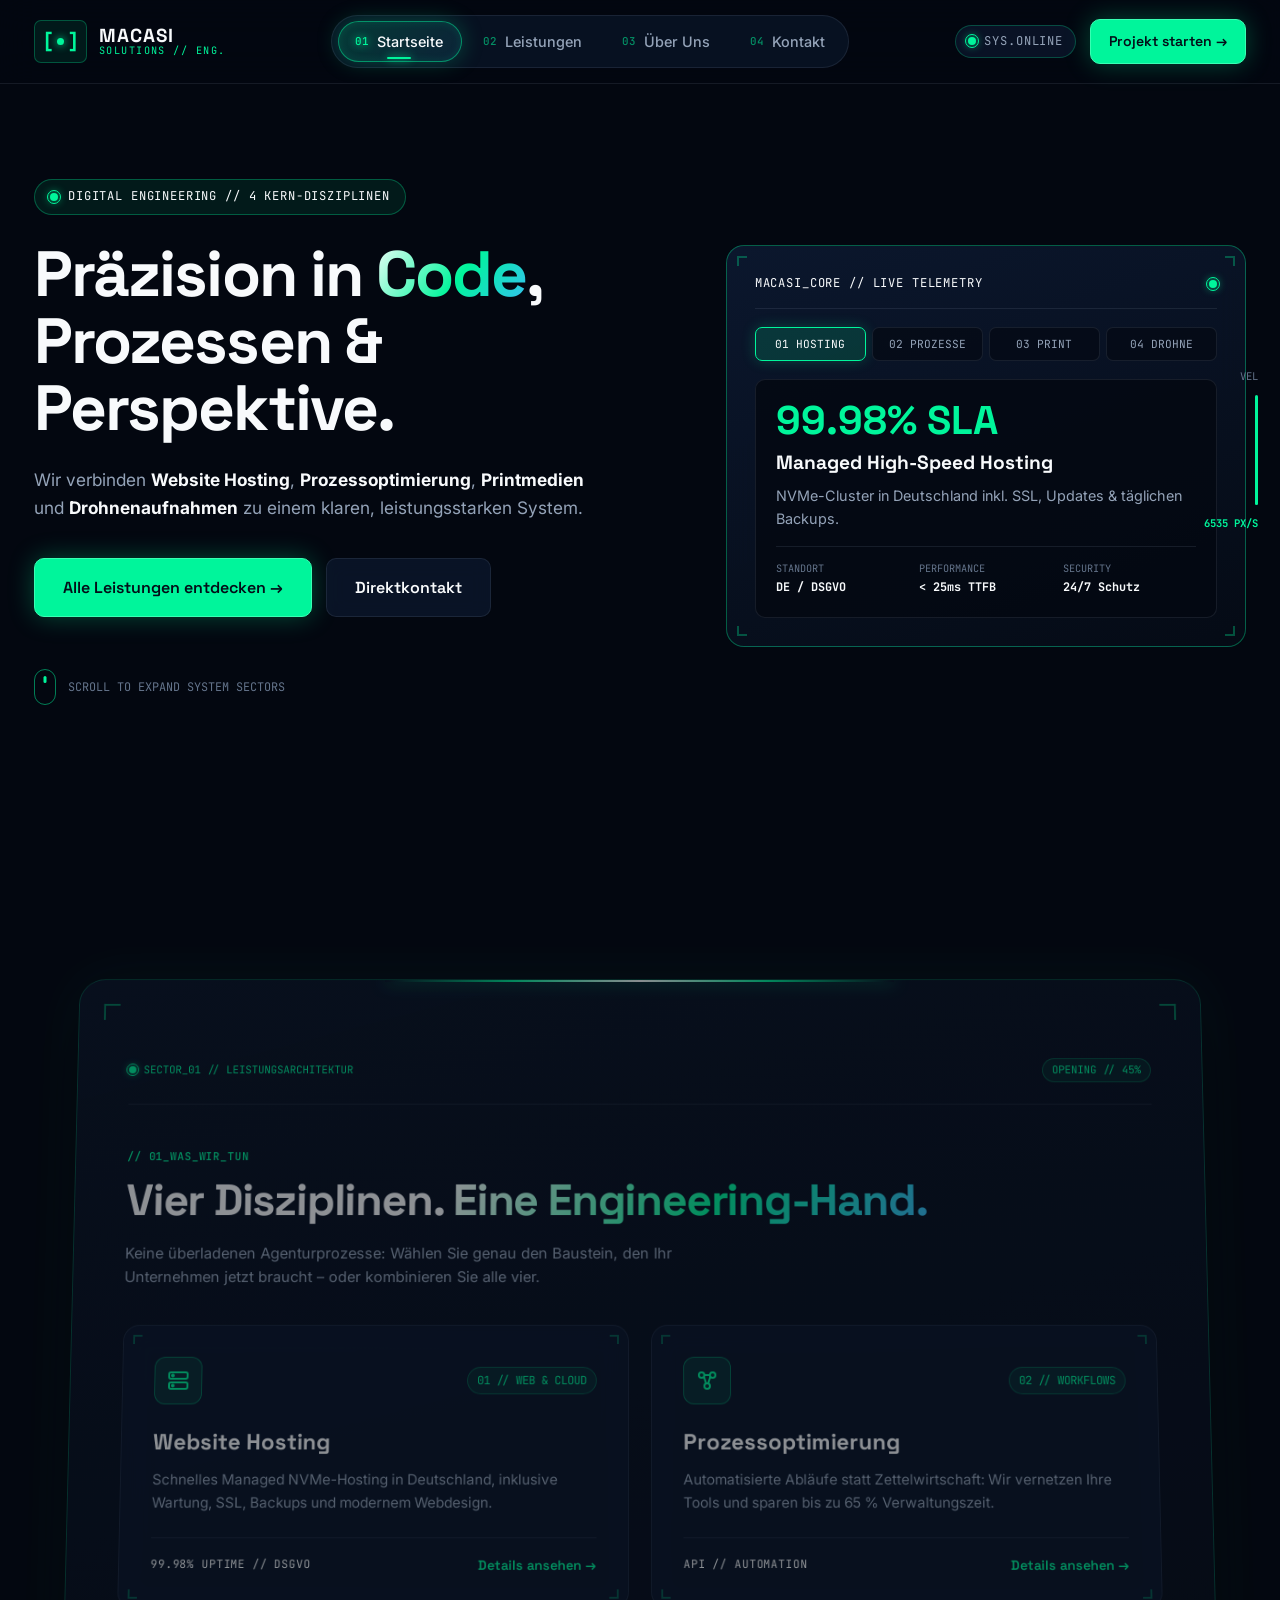
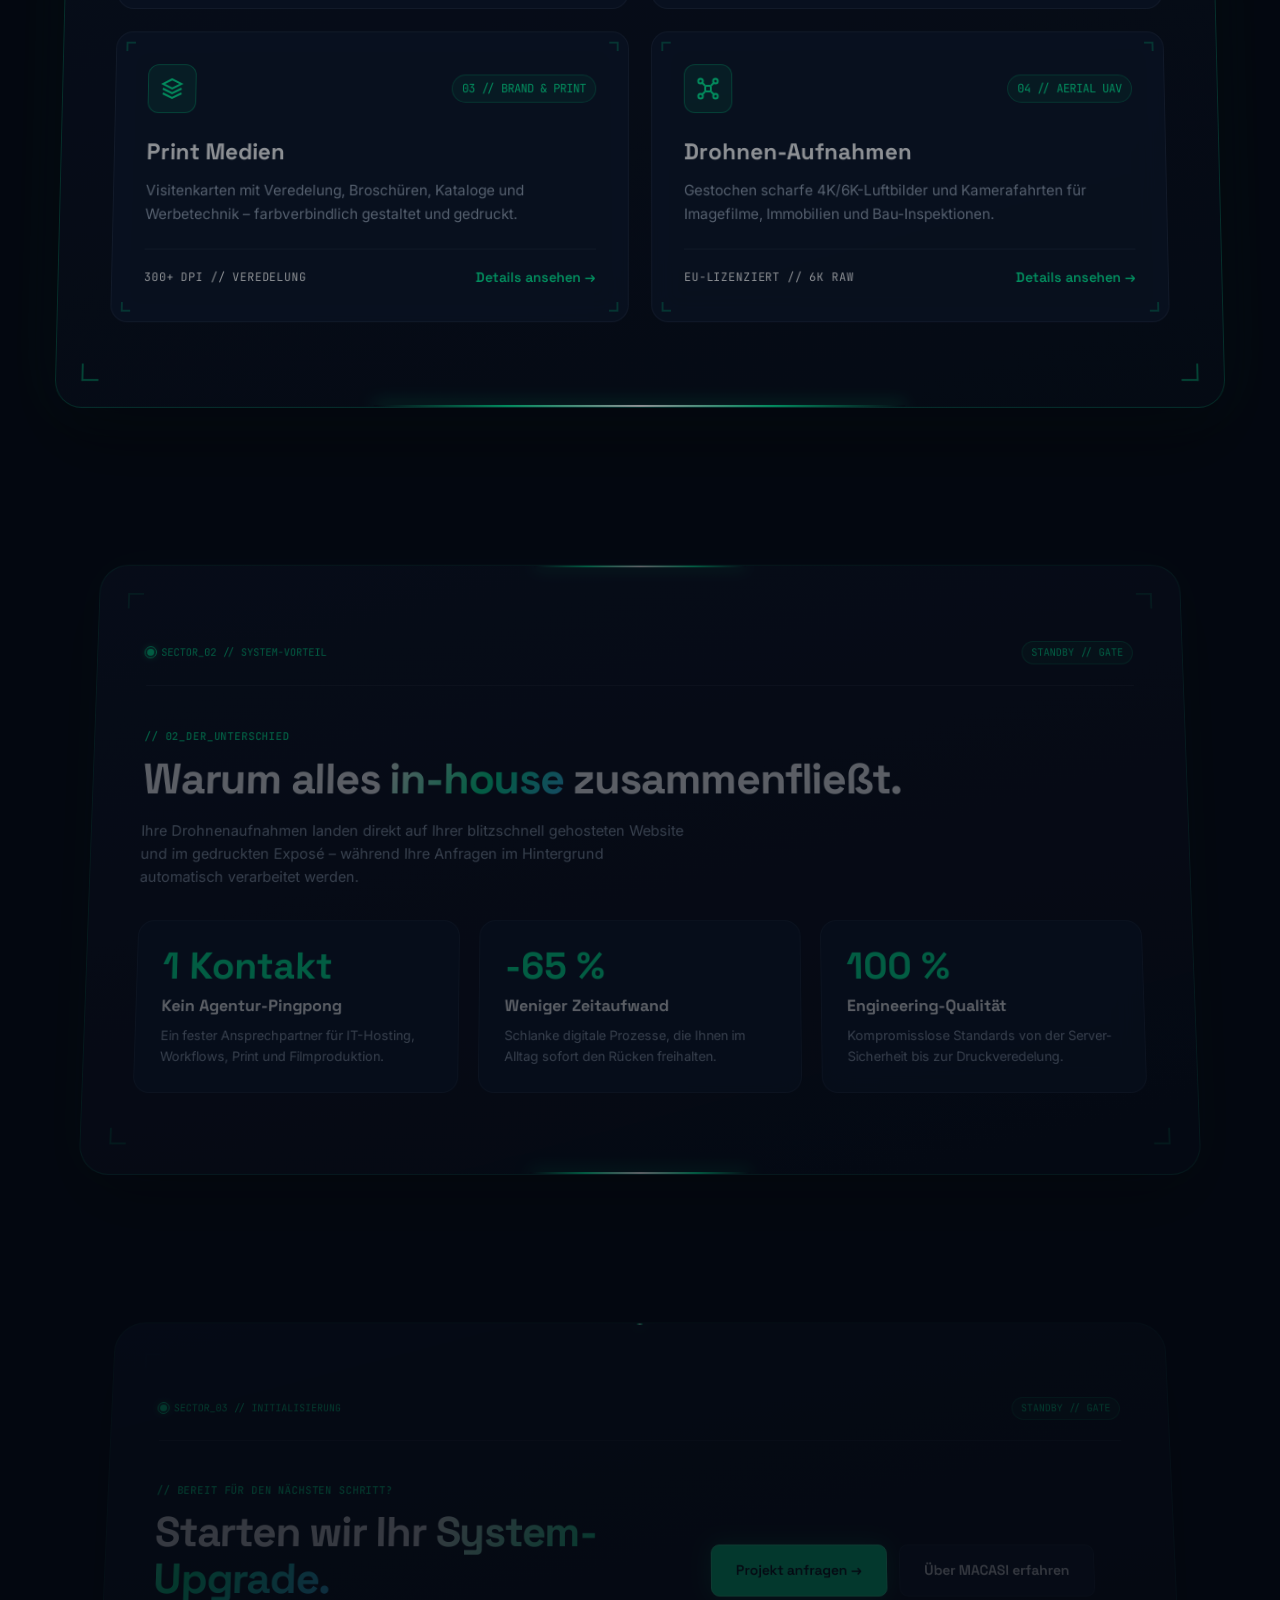
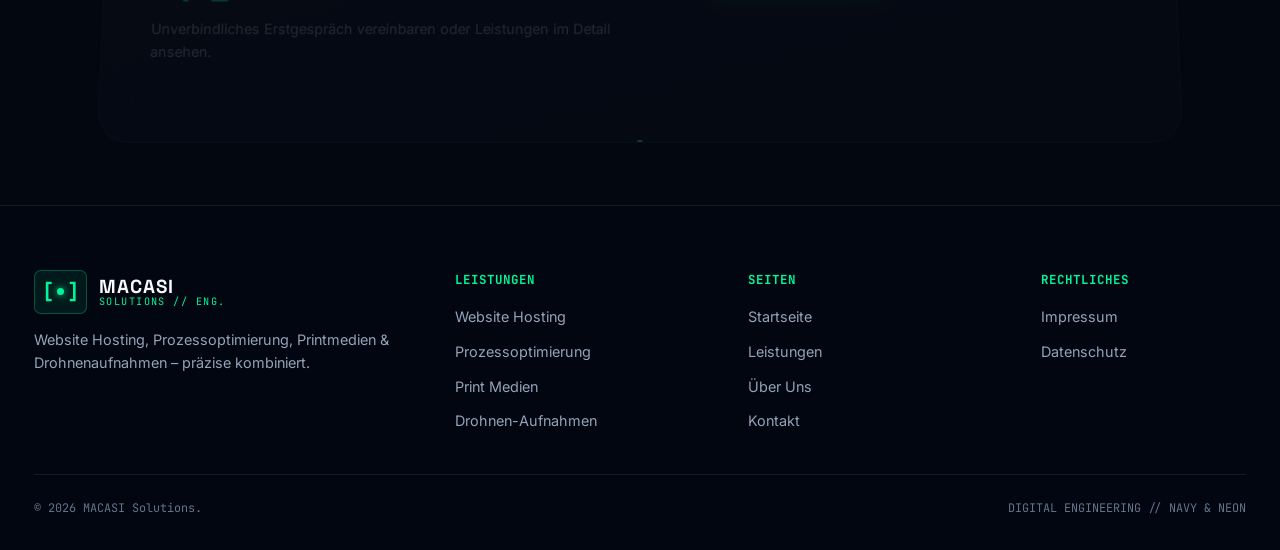
<file: index.html>
<!DOCTYPE html>
<html lang="de">
<head>
    <meta charset="UTF-8">
    <meta name="viewport" content="width=device-width, initial-scale=1.0">
    <title>MACASI Solutions | Digital Engineering, Hosting, Prozesse, Print & Drohne</title>
    <meta name="description" content="MACASI Solutions verbindet Website Hosting, Prozessoptimierung, Printmedien und Drohnenaufnahmen zu einem modernen Digital-Engineering-System.">
    <link rel="preconnect" href="https://fonts.googleapis.com">
    <link rel="preconnect" href="https://fonts.gstatic.com" crossorigin>
    <link href="https://fonts.googleapis.com/css2?family=Inter:wght@300;400;500;600;700&family=JetBrains+Mono:wght@400;500;700&family=Space+Grotesk:wght@500;600;700&display=swap" rel="stylesheet">
    <link rel="stylesheet" href="css/style.css">
</head>
<body>
    <!-- Ambient Background -->
    <div class="bg-engineering-grid" aria-hidden="true"></div>
    <div class="bg-radial-glow glow-top" aria-hidden="true"></div>
    <div class="bg-radial-glow glow-mid" aria-hidden="true"></div>

    <!-- Right-Edge Scroll Velocity Telemetry HUD -->
    <div class="scroll-telemetry-hud" aria-hidden="true">
        <span>VEL</span>
        <div class="hud-velocity-bar">
            <div class="hud-velocity-fill" id="hud-velocity-fill"></div>
        </div>
        <span class="hud-readout-num" id="hud-velocity-val">0 PX/S</span>
    </div>

    <!-- Header Navigation -->
    <header class="site-header" id="site-header">
        <div class="container header-inner">
            <a href="index.html" class="brand-logo" aria-label="MACASI Solutions Startseite">
                <div class="logo-mark">
                    <span>[</span><span class="logo-dot"></span><span>]</span>
                </div>
                <div class="logo-text">
                    <span class="logo-primary">MACASI</span>
                    <span class="logo-sub">SOLUTIONS // ENG.</span>
                </div>
            </a>

            <nav class="main-nav" id="main-nav" aria-label="Hauptnavigation">
                <div class="nav-spotlight" id="nav-spotlight"></div>
                <ul class="nav-list">
                    <li class="nav-item">
                        <a href="index.html" class="nav-link active">
                            <span class="nav-idx">01</span>
                            <span>Startseite</span>
                            <span class="nav-reticle"></span>
                        </a>
                    </li>
                    <li class="nav-item">
                        <a href="leistungen.html" class="nav-link">
                            <span class="nav-idx">02</span>
                            <span>Leistungen</span>
                            <span class="nav-reticle"></span>
                        </a>
                    </li>
                    <li class="nav-item">
                        <a href="ueber-uns.html" class="nav-link">
                            <span class="nav-idx">03</span>
                            <span>Über Uns</span>
                            <span class="nav-reticle"></span>
                        </a>
                    </li>
                    <li class="nav-item">
                        <a href="kontakt.html" class="nav-link">
                            <span class="nav-idx">04</span>
                            <span>Kontakt</span>
                            <span class="nav-reticle"></span>
                        </a>
                    </li>
                </ul>
            </nav>

            <div class="header-actions">
                <div class="sys-status-badge">
                    <span class="pulse-dot"></span>
                    <span class="mono-label">SYS.ONLINE</span>
                </div>
                <a href="kontakt.html" class="btn btn-neon btn-sm magnetic-btn">Projekt starten →</a>
                <button class="mobile-menu-toggle" id="mobile-menu-toggle" aria-label="Menü öffnen">
                    <span class="hamburger-line line-1"></span>
                    <span class="hamburger-line line-2"></span>
                    <span class="hamburger-line line-3"></span>
                </button>
            </div>
        </div>
    </header>

    <!-- Mobile & Tablet Navigation Drawer -->
    <div class="mobile-drawer" id="mobile-drawer" aria-hidden="true">
        <div class="mobile-drawer-backdrop" id="mobile-drawer-backdrop"></div>
        <div class="mobile-drawer-content">
            <ul class="mobile-nav-list">
                <li><a href="index.html" class="mobile-nav-link active"><span>01 // Startseite</span><span>→</span></a></li>
                <li><a href="leistungen.html" class="mobile-nav-link"><span>02 // Leistungen</span><span>→</span></a></li>
                <li><a href="ueber-uns.html" class="mobile-nav-link"><span>03 // Über Uns</span><span>→</span></a></li>
                <li><a href="kontakt.html" class="mobile-nav-link"><span>04 // Kontakt</span><span>→</span></a></li>
            </ul>
            <a href="kontakt.html" class="btn btn-neon btn-full">Erstgespräch anfragen</a>
        </div>
    </div>

    <main>
        <!-- ==========================================
             HERO SECTION (CLEAN & SPACIOUS)
             ========================================== -->
        <section class="hero-minimal">
            <div class="container hero-split">
                <div>
                    <div class="eyebrow-badge">
                        <span class="pulse-dot"></span>
                        <span class="mono-text">DIGITAL ENGINEERING // 4 KERN-DISZIPLINEN</span>
                    </div>

                    <h1 class="hero-display-title">
                        Präzision in <span class="text-gradient-neon">Code</span>, Prozessen & Perspektive.
                    </h1>

                    <p class="hero-short-lead">
                        Wir verbinden <strong>Website Hosting</strong>, <strong>Prozessoptimierung</strong>, <strong>Printmedien</strong> und <strong>Drohnenaufnahmen</strong> zu einem klaren, leistungsstarken System.
                    </p>

                    <div class="hero-cta-row">
                        <a href="leistungen.html" class="btn btn-neon btn-lg magnetic-btn">Alle Leistungen entdecken →</a>
                        <a href="kontakt.html" class="btn btn-glass btn-lg magnetic-btn">Direktkontakt</a>
                    </div>

                    <div class="scroll-cue">
                        <div class="scroll-mouse"><span class="scroll-wheel"></span></div>
                        <span>SCROLL TO EXPAND SYSTEM SECTORS</span>
                    </div>
                </div>

                <!-- Streamlined Interactive Core Console -->
                <div class="core-orb-card spotlight-card">
                    <span class="corner-mark tl"></span>
                    <span class="corner-mark tr"></span>
                    <span class="corner-mark bl"></span>
                    <span class="corner-mark br"></span>

                    <div class="orb-header">
                        <span class="mono-text">MACASI_CORE // LIVE TELEMETRY</span>
                        <span class="pulse-dot"></span>
                    </div>

                    <div class="orb-tabs" role="tablist">
                        <button class="orb-tab active" data-orb-tab="hosting">01 HOSTING</button>
                        <button class="orb-tab" data-orb-tab="process">02 PROZESSE</button>
                        <button class="orb-tab" data-orb-tab="print">03 PRINT</button>
                        <button class="orb-tab" data-orb-tab="drone">04 DROHNE</button>
                    </div>

                    <div class="orb-display">
                        <div class="orb-metric-big" id="orb-metric">99.98% SLA</div>
                        <h2 class="orb-title" id="orb-title">Managed High-Speed Hosting</h2>
                        <p class="orb-desc" id="orb-desc">NVMe-Cluster in Deutschland inkl. SSL, Updates & täglichen Backups.</p>

                        <div class="orb-mini-specs">
                            <div><span>STANDORT</span><strong id="orb-s1">DE / DSGVO</strong></div>
                            <div><span>PERFORMANCE</span><strong id="orb-s2">&lt; 25ms TTFB</strong></div>
                            <div><span>SECURITY</span><strong id="orb-s3">24/7 Schutz</strong></div>
                        </div>
                    </div>
                </div>
            </div>
        </section>

        <!-- ==========================================
             EXPANDING GATE 01 // DIE 4 KERN-LEISTUNGEN
             ========================================== -->
        <section class="scroll-aperture-stage">
            <div class="aperture-frame">
                <div class="aperture-gate-top"></div>
                <div class="aperture-gate-bottom"></div>
                <span class="aperture-bracket tl"></span>
                <span class="aperture-bracket tr"></span>
                <span class="aperture-bracket bl"></span>
                <span class="aperture-bracket br"></span>

                <div class="aperture-status-bar">
                    <span class="gate-code"><span class="pulse-dot"></span> SECTOR_01 // LEISTUNGSARCHITEKTUR</span>
                    <span class="gate-state">STANDBY // GATE</span>
                </div>

                <div>
                    <span class="mono-tag">// 01_WAS_WIR_TUN</span>
                    <h2 class="section-title">Vier Disziplinen. <span class="text-gradient-neon">Eine Engineering-Hand.</span></h2>
                    <p class="section-lead">
                        Keine überladenen Agenturprozesse: Wählen Sie genau den Baustein, den Ihr Unternehmen jetzt braucht – oder kombinieren Sie alle vier.
                    </p>
                </div>

                <div class="pillars-clean-grid">
                    <!-- Pillar 1 -->
                    <article class="pillar-teaser-card spotlight-card">
                        <span class="corner-mark tl"></span><span class="corner-mark tr"></span><span class="corner-mark bl"></span><span class="corner-mark br"></span>
                        <div>
                            <div class="pillar-top">
                                <div class="pillar-icon">
                                    <svg width="24" height="24" viewBox="0 0 24 24" fill="none" stroke="currentColor" stroke-width="2"><rect x="2" y="3" width="20" height="7" rx="2"/><rect x="2" y="14" width="20" height="7" rx="2"/><circle cx="6" cy="6.5" r="1"/><circle cx="6" cy="17.5" r="1"/></svg>
                                </div>
                                <span class="pillar-num">01 // WEB & CLOUD</span>
                            </div>
                            <h3>Website Hosting</h3>
                            <p>Schnelles Managed NVMe-Hosting in Deutschland, inklusive Wartung, SSL, Backups und modernem Webdesign.</p>
                        </div>
                        <div class="pillar-tags-row">
                            <span class="mono-text">99.98% UPTIME // DSGVO</span>
                            <a href="leistungen.html#hosting" class="pillar-link">Details ansehen →</a>
                        </div>
                    </article>

                    <!-- Pillar 2 -->
                    <article class="pillar-teaser-card spotlight-card">
                        <span class="corner-mark tl"></span><span class="corner-mark tr"></span><span class="corner-mark bl"></span><span class="corner-mark br"></span>
                        <div>
                            <div class="pillar-top">
                                <div class="pillar-icon">
                                    <svg width="24" height="24" viewBox="0 0 24 24" fill="none" stroke="currentColor" stroke-width="2"><circle cx="6" cy="6" r="3"/><circle cx="18" cy="6" r="3"/><circle cx="12" cy="18" r="3"/><path d="M8.5 7.5L11 15.5M15.5 7.5L13 15.5M9 6h6"/></svg>
                                </div>
                                <span class="pillar-num">02 // WORKFLOWS</span>
                            </div>
                            <h3>Prozessoptimierung</h3>
                            <p>Automatisierte Abläufe statt Zettelwirtschaft: Wir vernetzen Ihre Tools und sparen bis zu 65 % Verwaltungszeit.</p>
                        </div>
                        <div class="pillar-tags-row">
                            <span class="mono-text">API // AUTOMATION</span>
                            <a href="leistungen.html#prozesse" class="pillar-link">Details ansehen →</a>
                        </div>
                    </article>

                    <!-- Pillar 3 -->
                    <article class="pillar-teaser-card spotlight-card">
                        <span class="corner-mark tl"></span><span class="corner-mark tr"></span><span class="corner-mark bl"></span><span class="corner-mark br"></span>
                        <div>
                            <div class="pillar-top">
                                <div class="pillar-icon">
                                    <svg width="24" height="24" viewBox="0 0 24 24" fill="none" stroke="currentColor" stroke-width="2"><path d="M12 2L2 7l10 5 10-5-10-5zM2 17l10 5 10-5M2 12l10 5 10-5"/></svg>
                                </div>
                                <span class="pillar-num">03 // BRAND & PRINT</span>
                            </div>
                            <h3>Print Medien</h3>
                            <p>Visitenkarten mit Veredelung, Broschüren, Kataloge und Werbetechnik – farbverbindlich gestaltet und gedruckt.</p>
                        </div>
                        <div class="pillar-tags-row">
                            <span class="mono-text">300+ DPI // VEREDELUNG</span>
                            <a href="leistungen.html#print" class="pillar-link">Details ansehen →</a>
                        </div>
                    </article>

                    <!-- Pillar 4 -->
                    <article class="pillar-teaser-card spotlight-card">
                        <span class="corner-mark tl"></span><span class="corner-mark tr"></span><span class="corner-mark bl"></span><span class="corner-mark br"></span>
                        <div>
                            <div class="pillar-top">
                                <div class="pillar-icon">
                                    <svg width="24" height="24" viewBox="0 0 24 24" fill="none" stroke="currentColor" stroke-width="2"><path d="M9 9L5 5M15 9l4-4M9 15l-4 4M15 15l4 4"/><circle cx="4" cy="4" r="2.5"/><circle cx="20" cy="4" r="2.5"/><circle cx="4" cy="20" r="2.5"/><circle cx="20" cy="20" r="2.5"/><rect x="9" y="9" width="6" height="6" rx="1.5"/></svg>
                                </div>
                                <span class="pillar-num">04 // AERIAL UAV</span>
                            </div>
                            <h3>Drohnen-Aufnahmen</h3>
                            <p>Gestochen scharfe 4K/6K-Luftbilder und Kamerafahrten für Imagefilme, Immobilien und Bau-Inspektionen.</p>
                        </div>
                        <div class="pillar-tags-row">
                            <span class="mono-text">EU-LIZENZIERT // 6K RAW</span>
                            <a href="leistungen.html#drohne" class="pillar-link">Details ansehen →</a>
                        </div>
                    </article>
                </div>
            </div>
        </section>

        <!-- ==========================================
             EXPANDING GATE 02 // WARUM MACASI (SYNERGIE)
             ========================================== -->
        <section class="scroll-aperture-stage">
            <div class="aperture-frame">
                <div class="aperture-gate-top"></div>
                <div class="aperture-gate-bottom"></div>
                <span class="aperture-bracket tl"></span>
                <span class="aperture-bracket tr"></span>
                <span class="aperture-bracket bl"></span>
                <span class="aperture-bracket br"></span>

                <div class="aperture-status-bar">
                    <span class="gate-code"><span class="pulse-dot"></span> SECTOR_02 // SYSTEM-VORTEIL</span>
                    <span class="gate-state">STANDBY // GATE</span>
                </div>

                <div>
                    <span class="mono-tag">// 02_DER_UNTERSCHIED</span>
                    <h2 class="section-title">Warum alles <span class="text-gradient-neon">in-house</span> zusammenfließt.</h2>
                    <p class="section-lead">
                        Ihre Drohnenaufnahmen landen direkt auf Ihrer blitzschnell gehosteten Website und im gedruckten Exposé – während Ihre Anfragen im Hintergrund automatisch verarbeitet werden.
                    </p>
                </div>

                <div class="kpi-grid-3">
                    <div class="kpi-card spotlight-card">
                        <div class="kpi-val">1 Kontakt</div>
                        <h3 class="kpi-title">Kein Agentur-Pingpong</h3>
                        <p class="kpi-text">Ein fester Ansprechpartner für IT-Hosting, Workflows, Print und Filmproduktion.</p>
                    </div>
                    <div class="kpi-card spotlight-card">
                        <div class="kpi-val">-65 %</div>
                        <h3 class="kpi-title">Weniger Zeitaufwand</h3>
                        <p class="kpi-text">Schlanke digitale Prozesse, die Ihnen im Alltag sofort den Rücken freihalten.</p>
                    </div>
                    <div class="kpi-card spotlight-card">
                        <div class="kpi-val">100 %</div>
                        <h3 class="kpi-title">Engineering-Qualität</h3>
                        <p class="kpi-text">Kompromisslose Standards von der Server-Sicherheit bis zur Druckveredelung.</p>
                    </div>
                </div>
            </div>
        </section>

        <!-- ==========================================
             EXPANDING GATE 03 // CALL TO ACTION
             ========================================== -->
        <section class="scroll-aperture-stage">
            <div class="aperture-frame">
                <div class="aperture-gate-top"></div>
                <div class="aperture-gate-bottom"></div>
                <span class="aperture-bracket tl"></span>
                <span class="aperture-bracket tr"></span>
                <span class="aperture-bracket bl"></span>
                <span class="aperture-bracket br"></span>

                <div class="aperture-status-bar">
                    <span class="gate-code"><span class="pulse-dot"></span> SECTOR_03 // INITIALISIERUNG</span>
                    <span class="gate-state">STANDBY // GATE</span>
                </div>

                <div class="hero-split">
                    <div>
                        <span class="mono-tag">// BEREIT FÜR DEN NÄCHSTEN SCHRITT?</span>
                        <h2 class="section-title">Starten wir Ihr <span class="text-gradient-neon">System-Upgrade.</span></h2>
                        <p class="section-lead">
                            Unverbindliches Erstgespräch vereinbaren oder Leistungen im Detail ansehen.
                        </p>
                    </div>
                    <div class="hero-cta-row">
                        <a href="kontakt.html" class="btn btn-neon btn-lg magnetic-btn">Projekt anfragen →</a>
                        <a href="ueber-uns.html" class="btn btn-glass btn-lg magnetic-btn">Über MACASI erfahren</a>
                    </div>
                </div>
            </div>
        </section>
    </main>

    <!-- Footer -->
    <footer class="site-footer">
        <div class="container">
            <div class="footer-top">
                <div>
                    <a href="index.html" class="brand-logo">
                        <div class="logo-mark"><span>[</span><span class="logo-dot"></span><span>]</span></div>
                        <div class="logo-text">
                            <span class="logo-primary">MACASI</span>
                            <span class="logo-sub">SOLUTIONS // ENG.</span>
                        </div>
                    </a>
                    <p class="footer-mission">Website Hosting, Prozessoptimierung, Printmedien & Drohnenaufnahmen – präzise kombiniert.</p>
                </div>
                <div class="footer-nav-col">
                    <h4 class="footer-heading">Leistungen</h4>
                    <ul>
                        <li><a href="leistungen.html#hosting">Website Hosting</a></li>
                        <li><a href="leistungen.html#prozesse">Prozessoptimierung</a></li>
                        <li><a href="leistungen.html#print">Print Medien</a></li>
                        <li><a href="leistungen.html#drohne">Drohnen-Aufnahmen</a></li>
                    </ul>
                </div>
                <div class="footer-nav-col">
                    <h4 class="footer-heading">Seiten</h4>
                    <ul>
                        <li><a href="index.html">Startseite</a></li>
                        <li><a href="leistungen.html">Leistungen</a></li>
                        <li><a href="ueber-uns.html">Über Uns</a></li>
                        <li><a href="kontakt.html">Kontakt</a></li>
                    </ul>
                </div>
                <div class="footer-nav-col">
                    <h4 class="footer-heading">Rechtliches</h4>
                    <ul>
                        <li><button type="button" class="footer-legal-link" data-open-modal="impressum">Impressum</button></li>
                        <li><button type="button" class="footer-legal-link" data-open-modal="datenschutz">Datenschutz</button></li>
                    </ul>
                </div>
            </div>
            <div class="footer-bottom">
                <span>&copy; <span id="current-year">2026</span> MACASI Solutions.</span>
                <span>DIGITAL ENGINEERING // NAVY &amp; NEON</span>
            </div>
        </div>
    </footer>

    <!-- Legal Modal -->
    <div class="legal-modal" id="legal-modal" aria-hidden="true">
        <div class="legal-modal-backdrop" data-close-modal></div>
        <div class="legal-modal-box spotlight-card">
            <div class="legal-modal-header">
                <span class="mono-tag">// RECHTLICHES</span>
                <button class="legal-close-btn" data-close-modal>✕</button>
            </div>
            <div class="legal-modal-content" id="modal-body-impressum">
                <h3>Impressum</h3>
                <p><strong>MACASI Solutions</strong><br>Inhaber: Mario Silva<br>Musterstraße 1, 12345 Musterstadt</p>
                <p>E-Mail: info@macasi-solutions.de<br>Telefon: +49 (0) 151 / 000 00 00</p>
            </div>
            <div class="legal-modal-content hidden" id="modal-body-datenschutz">
                <h3>Datenschutzerklärung</h3>
                <p>Wir verarbeiten personenbezogene Daten ausschließlich zur Bereitstellung dieser Website (Hosting in Deutschland) sowie zur Bearbeitung Ihrer Kontaktanfragen gemäß DSGVO.</p>
            </div>
        </div>
    </div>

    <script src="js/main.js"></script>
</body>
</html>
</file>
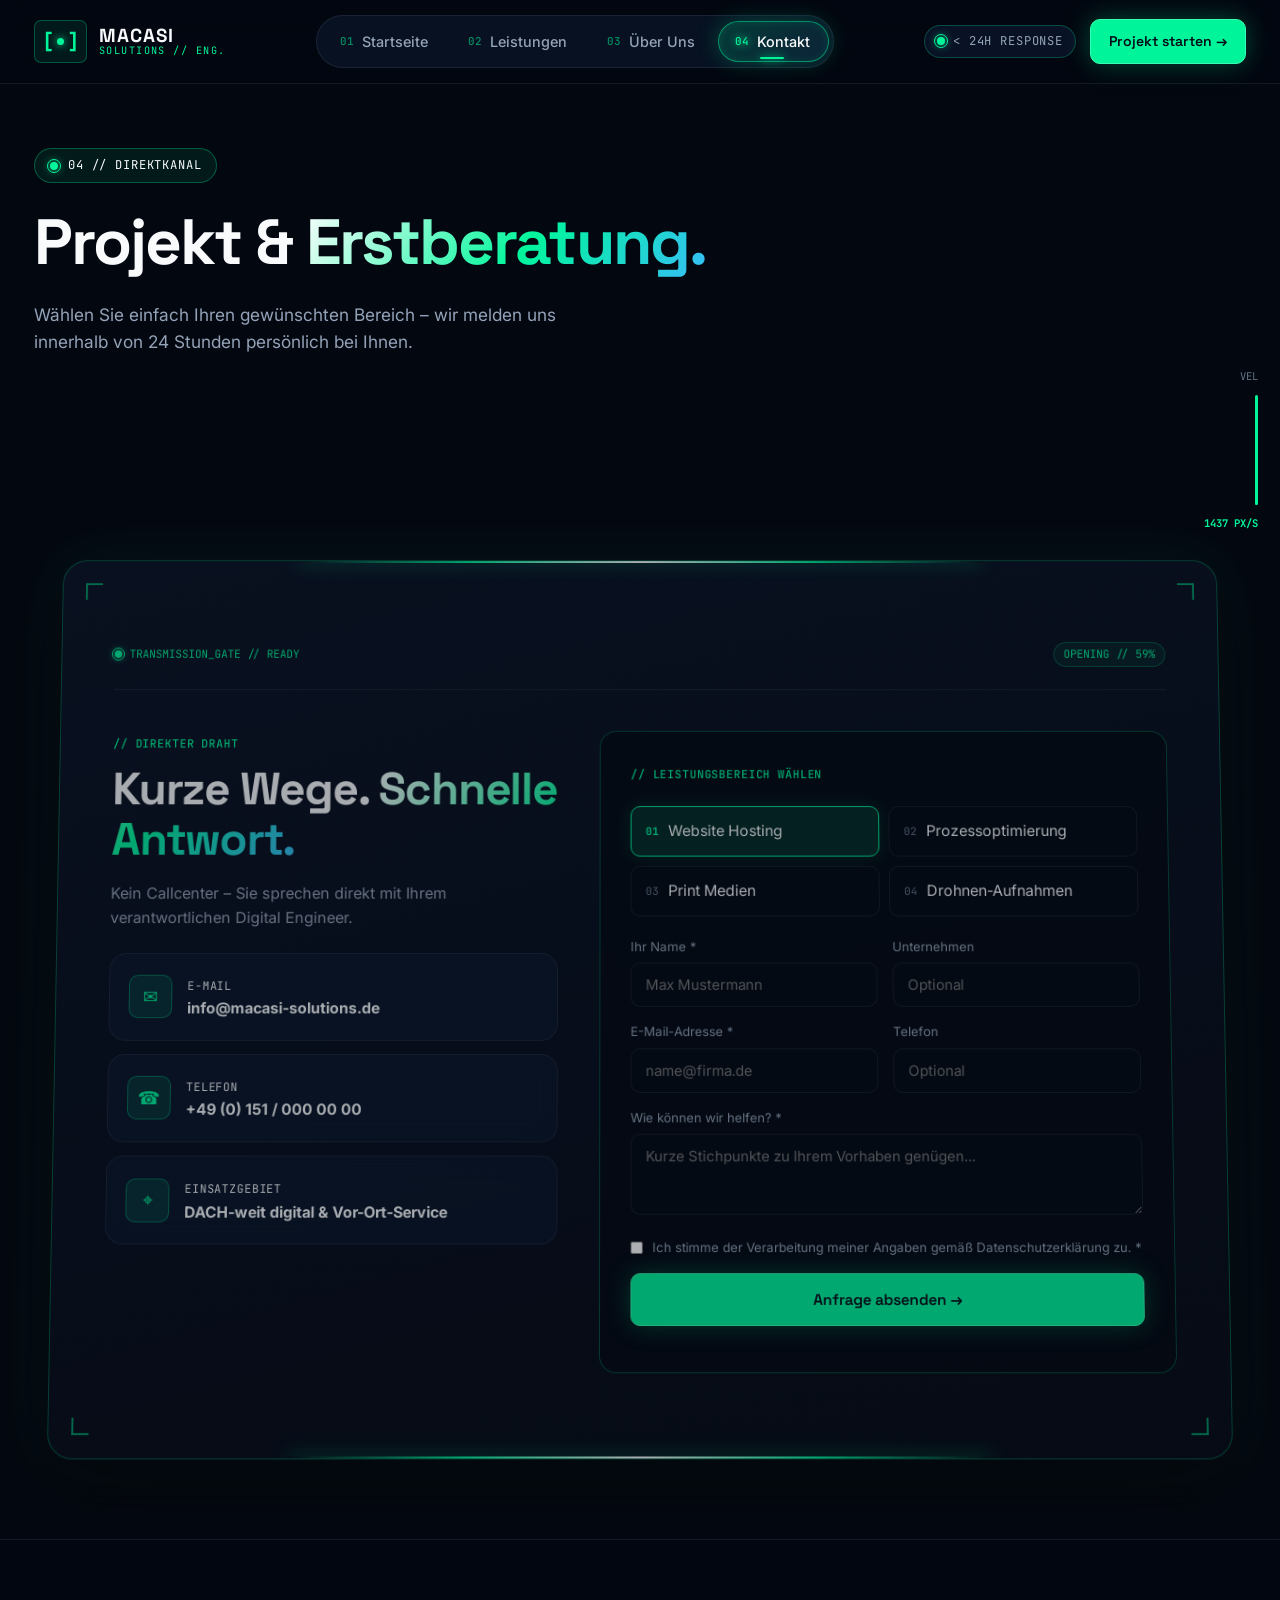
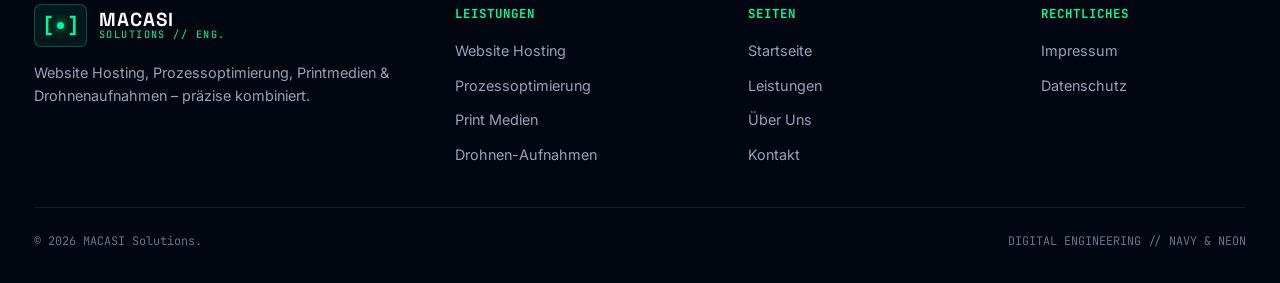
<file: kontakt.html>
<!DOCTYPE html>
<html lang="de">
<head>
    <meta charset="UTF-8">
    <meta name="viewport" content="width=device-width, initial-scale=1.0">
    <title>Kontakt | MACASI Solutions – Projekt & Erstberatung anfragen</title>
    <meta name="description" content="Kontaktieren Sie MACASI Solutions für Website Hosting, Prozessoptimierung, Printmedien und Drohnenaufnahmen.">
    <link rel="preconnect" href="https://fonts.googleapis.com">
    <link rel="preconnect" href="https://fonts.gstatic.com" crossorigin>
    <link href="https://fonts.googleapis.com/css2?family=Inter:wght@300;400;500;600;700&family=JetBrains+Mono:wght@400;500;700&family=Space+Grotesk:wght@500;600;700&display=swap" rel="stylesheet">
    <link rel="stylesheet" href="css/style.css">
</head>
<body>
    <div class="bg-engineering-grid" aria-hidden="true"></div>
    <div class="bg-radial-glow glow-top" aria-hidden="true"></div>
    <div class="bg-radial-glow glow-mid" aria-hidden="true"></div>

    <!-- Right-Edge Scroll Velocity Telemetry HUD -->
    <div class="scroll-telemetry-hud" aria-hidden="true">
        <span>VEL</span>
        <div class="hud-velocity-bar">
            <div class="hud-velocity-fill" id="hud-velocity-fill"></div>
        </div>
        <span class="hud-readout-num" id="hud-velocity-val">0 PX/S</span>
    </div>

    <!-- Header Navigation -->
    <header class="site-header" id="site-header">
        <div class="container header-inner">
            <a href="index.html" class="brand-logo">
                <div class="logo-mark"><span>[</span><span class="logo-dot"></span><span>]</span></div>
                <div class="logo-text">
                    <span class="logo-primary">MACASI</span>
                    <span class="logo-sub">SOLUTIONS // ENG.</span>
                </div>
            </a>

            <nav class="main-nav" id="main-nav" aria-label="Hauptnavigation">
                <div class="nav-spotlight" id="nav-spotlight"></div>
                <ul class="nav-list">
                    <li class="nav-item">
                        <a href="index.html" class="nav-link">
                            <span class="nav-idx">01</span><span>Startseite</span><span class="nav-reticle"></span>
                        </a>
                    </li>
                    <li class="nav-item">
                        <a href="leistungen.html" class="nav-link">
                            <span class="nav-idx">02</span><span>Leistungen</span><span class="nav-reticle"></span>
                        </a>
                    </li>
                    <li class="nav-item">
                        <a href="ueber-uns.html" class="nav-link">
                            <span class="nav-idx">03</span><span>Über Uns</span><span class="nav-reticle"></span>
                        </a>
                    </li>
                    <li class="nav-item">
                        <a href="kontakt.html" class="nav-link active">
                            <span class="nav-idx">04</span><span>Kontakt</span><span class="nav-reticle"></span>
                        </a>
                    </li>
                </ul>
            </nav>

            <div class="header-actions">
                <div class="sys-status-badge">
                    <span class="pulse-dot"></span>
                    <span class="mono-label">&lt; 24H RESPONSE</span>
                </div>
                <a href="kontakt.html" class="btn btn-neon btn-sm magnetic-btn">Projekt starten →</a>
                <button class="mobile-menu-toggle" id="mobile-menu-toggle" aria-label="Menü öffnen">
                    <span class="hamburger-line line-1"></span>
                    <span class="hamburger-line line-2"></span>
                    <span class="hamburger-line line-3"></span>
                </button>
            </div>
        </div>
    </header>

    <!-- Mobile Drawer -->
    <div class="mobile-drawer" id="mobile-drawer" aria-hidden="true">
        <div class="mobile-drawer-backdrop" id="mobile-drawer-backdrop"></div>
        <div class="mobile-drawer-content">
            <ul class="mobile-nav-list">
                <li><a href="index.html" class="mobile-nav-link"><span>01 // Startseite</span><span>→</span></a></li>
                <li><a href="leistungen.html" class="mobile-nav-link"><span>02 // Leistungen</span><span>→</span></a></li>
                <li><a href="ueber-uns.html" class="mobile-nav-link"><span>03 // Über Uns</span><span>→</span></a></li>
                <li><a href="kontakt.html" class="mobile-nav-link active"><span>04 // Kontakt</span><span>→</span></a></li>
            </ul>
            <a href="kontakt.html" class="btn btn-neon btn-full">Erstgespräch anfragen</a>
        </div>
    </div>

    <main>
        <!-- Subpage Hero -->
        <section class="page-hero">
            <div class="container">
                <div class="page-hero-inner">
                    <div class="eyebrow-badge">
                        <span class="pulse-dot"></span>
                        <span class="mono-text">04 // DIREKTKANAL</span>
                    </div>
                    <h1 class="hero-display-title">
                        Projekt &amp; <span class="text-gradient-neon">Erstberatung.</span>
                    </h1>
                    <p class="hero-short-lead">
                        Wählen Sie einfach Ihren gewünschten Bereich – wir melden uns innerhalb von 24 Stunden persönlich bei Ihnen.
                    </p>
                </div>
            </div>
        </section>

        <!-- ==========================================
             EXPANDING GATE // KONTAKTFORMULAR & KANÄLE
             ========================================== -->
        <section class="scroll-aperture-stage">
            <div class="aperture-frame">
                <div class="aperture-gate-top"></div>
                <div class="aperture-gate-bottom"></div>
                <span class="aperture-bracket tl"></span><span class="aperture-bracket tr"></span><span class="aperture-bracket bl"></span><span class="aperture-bracket br"></span>

                <div class="aperture-status-bar">
                    <span class="gate-code"><span class="pulse-dot"></span> TRANSMISSION_GATE // READY</span>
                    <span class="gate-state">STANDBY // GATE</span>
                </div>

                <div class="contact-layout">
                    <!-- Left: Direct Contact Channels -->
                    <div>
                        <span class="mono-tag">// DIREKTER DRAHT</span>
                        <h2 class="section-title">Kurze Wege. <span class="text-gradient-neon">Schnelle Antwort.</span></h2>
                        <p class="section-lead">
                            Kein Callcenter – Sie sprechen direkt mit Ihrem verantwortlichen Digital Engineer.
                        </p>

                        <div class="channel-stack">
                            <div class="channel-box spotlight-card">
                                <div class="channel-icon">✉</div>
                                <div>
                                    <span class="mono-label">E-MAIL</span>
                                    <div><a href="mailto:info@macasi-solutions.de"><strong>info@macasi-solutions.de</strong></a></div>
                                </div>
                            </div>

                            <div class="channel-box spotlight-card">
                                <div class="channel-icon">☎</div>
                                <div>
                                    <span class="mono-label">TELEFON</span>
                                    <div><a href="tel:+4915100000000"><strong>+49 (0) 151 / 000 00 00</strong></a></div>
                                </div>
                            </div>

                            <div class="channel-box spotlight-card">
                                <div class="channel-icon">⌖</div>
                                <div>
                                    <span class="mono-label">EINSATZGEBIET</span>
                                    <div><strong>DACH-weit digital &amp; Vor-Ort-Service</strong></div>
                                </div>
                            </div>
                        </div>
                    </div>

                    <!-- Right: Clean Project Configurator Form -->
                    <div class="spec-console-box spotlight-card">
                        <form id="engineering-contact-form" novalidate>
                            <span class="mono-tag">// LEISTUNGSBEREICH WÄHLEN</span>
                            <div class="service-chips-selector">
                                <label class="chip-checkbox">
                                    <input type="checkbox" name="services" value="Hosting" checked>
                                    <span class="chip-box"><span class="chip-num">01</span><span>Website Hosting</span></span>
                                </label>
                                <label class="chip-checkbox">
                                    <input type="checkbox" name="services" value="Prozessoptimierung">
                                    <span class="chip-box"><span class="chip-num">02</span><span>Prozessoptimierung</span></span>
                                </label>
                                <label class="chip-checkbox">
                                    <input type="checkbox" name="services" value="Print">
                                    <span class="chip-box"><span class="chip-num">03</span><span>Print Medien</span></span>
                                </label>
                                <label class="chip-checkbox">
                                    <input type="checkbox" name="services" value="Drohne">
                                    <span class="chip-box"><span class="chip-num">04</span><span>Drohnen-Aufnahmen</span></span>
                                </label>
                            </div>

                            <div class="form-row-2">
                                <div class="form-group">
                                    <label for="client-name">Ihr Name *</label>
                                    <input type="text" id="client-name" required placeholder="Max Mustermann">
                                </div>
                                <div class="form-group">
                                    <label for="client-company">Unternehmen</label>
                                    <input type="text" id="client-company" placeholder="Optional">
                                </div>
                            </div>

                            <div class="form-row-2">
                                <div class="form-group">
                                    <label for="client-email">E-Mail-Adresse *</label>
                                    <input type="email" id="client-email" required placeholder="name@firma.de">
                                </div>
                                <div class="form-group">
                                    <label for="client-phone">Telefon</label>
                                    <input type="tel" id="client-phone" placeholder="Optional">
                                </div>
                            </div>

                            <div class="form-group">
                                <label for="client-message">Wie können wir helfen? *</label>
                                <textarea id="client-message" rows="3" required placeholder="Kurze Stichpunkte zu Ihrem Vorhaben genügen..."></textarea>
                            </div>

                            <div class="form-group">
                                <label style="display:flex; align-items:flex-start; gap:10px; cursor:pointer;">
                                    <input type="checkbox" id="client-privacy" required style="width:auto; margin-top:4px; accent-color:var(--neon);">
                                    <span>Ich stimme der Verarbeitung meiner Angaben gemäß Datenschutzerklärung zu. *</span>
                                </label>
                            </div>

                            <button type="submit" class="btn btn-neon btn-full btn-lg magnetic-btn">Anfrage absenden →</button>
                            <div class="form-feedback" id="form-feedback" aria-live="polite"></div>
                        </form>
                    </div>
                </div>
            </div>
        </section>
    </main>

    <!-- Footer -->
    <footer class="site-footer">
        <div class="container">
            <div class="footer-top">
                <div>
                    <a href="index.html" class="brand-logo">
                        <div class="logo-mark"><span>[</span><span class="logo-dot"></span><span>]</span></div>
                        <div class="logo-text">
                            <span class="logo-primary">MACASI</span>
                            <span class="logo-sub">SOLUTIONS // ENG.</span>
                        </div>
                    </a>
                    <p class="footer-mission">Website Hosting, Prozessoptimierung, Printmedien &amp; Drohnenaufnahmen – präzise kombiniert.</p>
                </div>
                <div class="footer-nav-col">
                    <h4 class="footer-heading">Leistungen</h4>
                    <ul>
                        <li><a href="leistungen.html#hosting">Website Hosting</a></li>
                        <li><a href="leistungen.html#prozesse">Prozessoptimierung</a></li>
                        <li><a href="leistungen.html#print">Print Medien</a></li>
                        <li><a href="leistungen.html#drohne">Drohnen-Aufnahmen</a></li>
                    </ul>
                </div>
                <div class="footer-nav-col">
                    <h4 class="footer-heading">Seiten</h4>
                    <ul>
                        <li><a href="index.html">Startseite</a></li>
                        <li><a href="leistungen.html">Leistungen</a></li>
                        <li><a href="ueber-uns.html">Über Uns</a></li>
                        <li><a href="kontakt.html">Kontakt</a></li>
                    </ul>
                </div>
                <div class="footer-nav-col">
                    <h4 class="footer-heading">Rechtliches</h4>
                    <ul>
                        <li><button type="button" class="footer-legal-link" data-open-modal="impressum">Impressum</button></li>
                        <li><button type="button" class="footer-legal-link" data-open-modal="datenschutz">Datenschutz</button></li>
                    </ul>
                </div>
            </div>
            <div class="footer-bottom">
                <span>&copy; <span id="current-year">2026</span> MACASI Solutions.</span>
                <span>DIGITAL ENGINEERING // NAVY &amp; NEON</span>
            </div>
        </div>
    </footer>

    <!-- Legal Modal -->
    <div class="legal-modal" id="legal-modal" aria-hidden="true">
        <div class="legal-modal-backdrop" data-close-modal></div>
        <div class="legal-modal-box spotlight-card">
            <div class="legal-modal-header">
                <span class="mono-tag">// RECHTLICHES</span>
                <button class="legal-close-btn" data-close-modal>✕</button>
            </div>
            <div class="legal-modal-content" id="modal-body-impressum">
                <h3>Impressum</h3>
                <p><strong>MACASI Solutions</strong><br>Inhaber: Mario Silva<br>Musterstraße 1, 12345 Musterstadt</p>
                <p>E-Mail: info@macasi-solutions.de<br>Telefon: +49 (0) 151 / 000 00 00</p>
            </div>
            <div class="legal-modal-content hidden" id="modal-body-datenschutz">
                <h3>Datenschutzerklärung</h3>
                <p>Wir verarbeiten personenbezogene Daten ausschließlich zur Bereitstellung dieser Website sowie zur Bearbeitung Ihrer Kontaktanfragen gemäß DSGVO.</p>
            </div>
        </div>
    </div>

    <script src="js/main.js"></script>
</body>
</html>
</file>
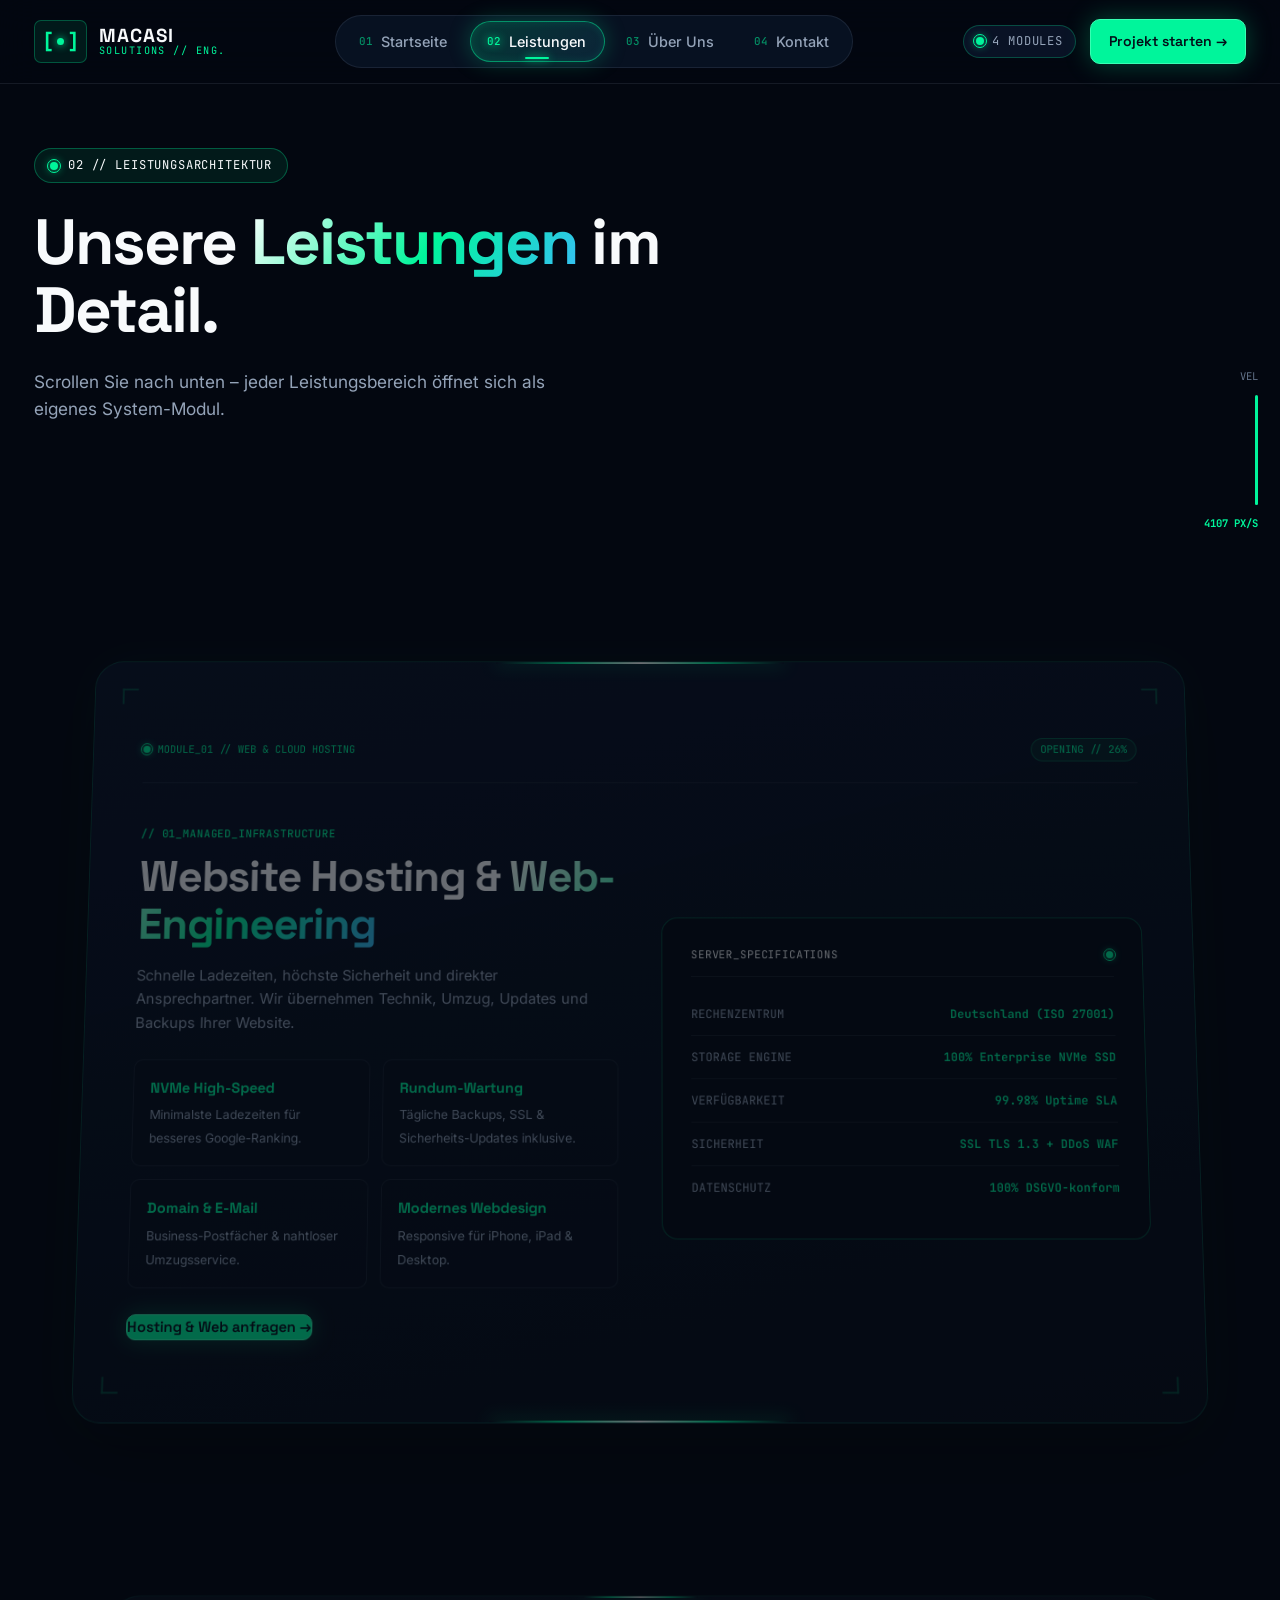
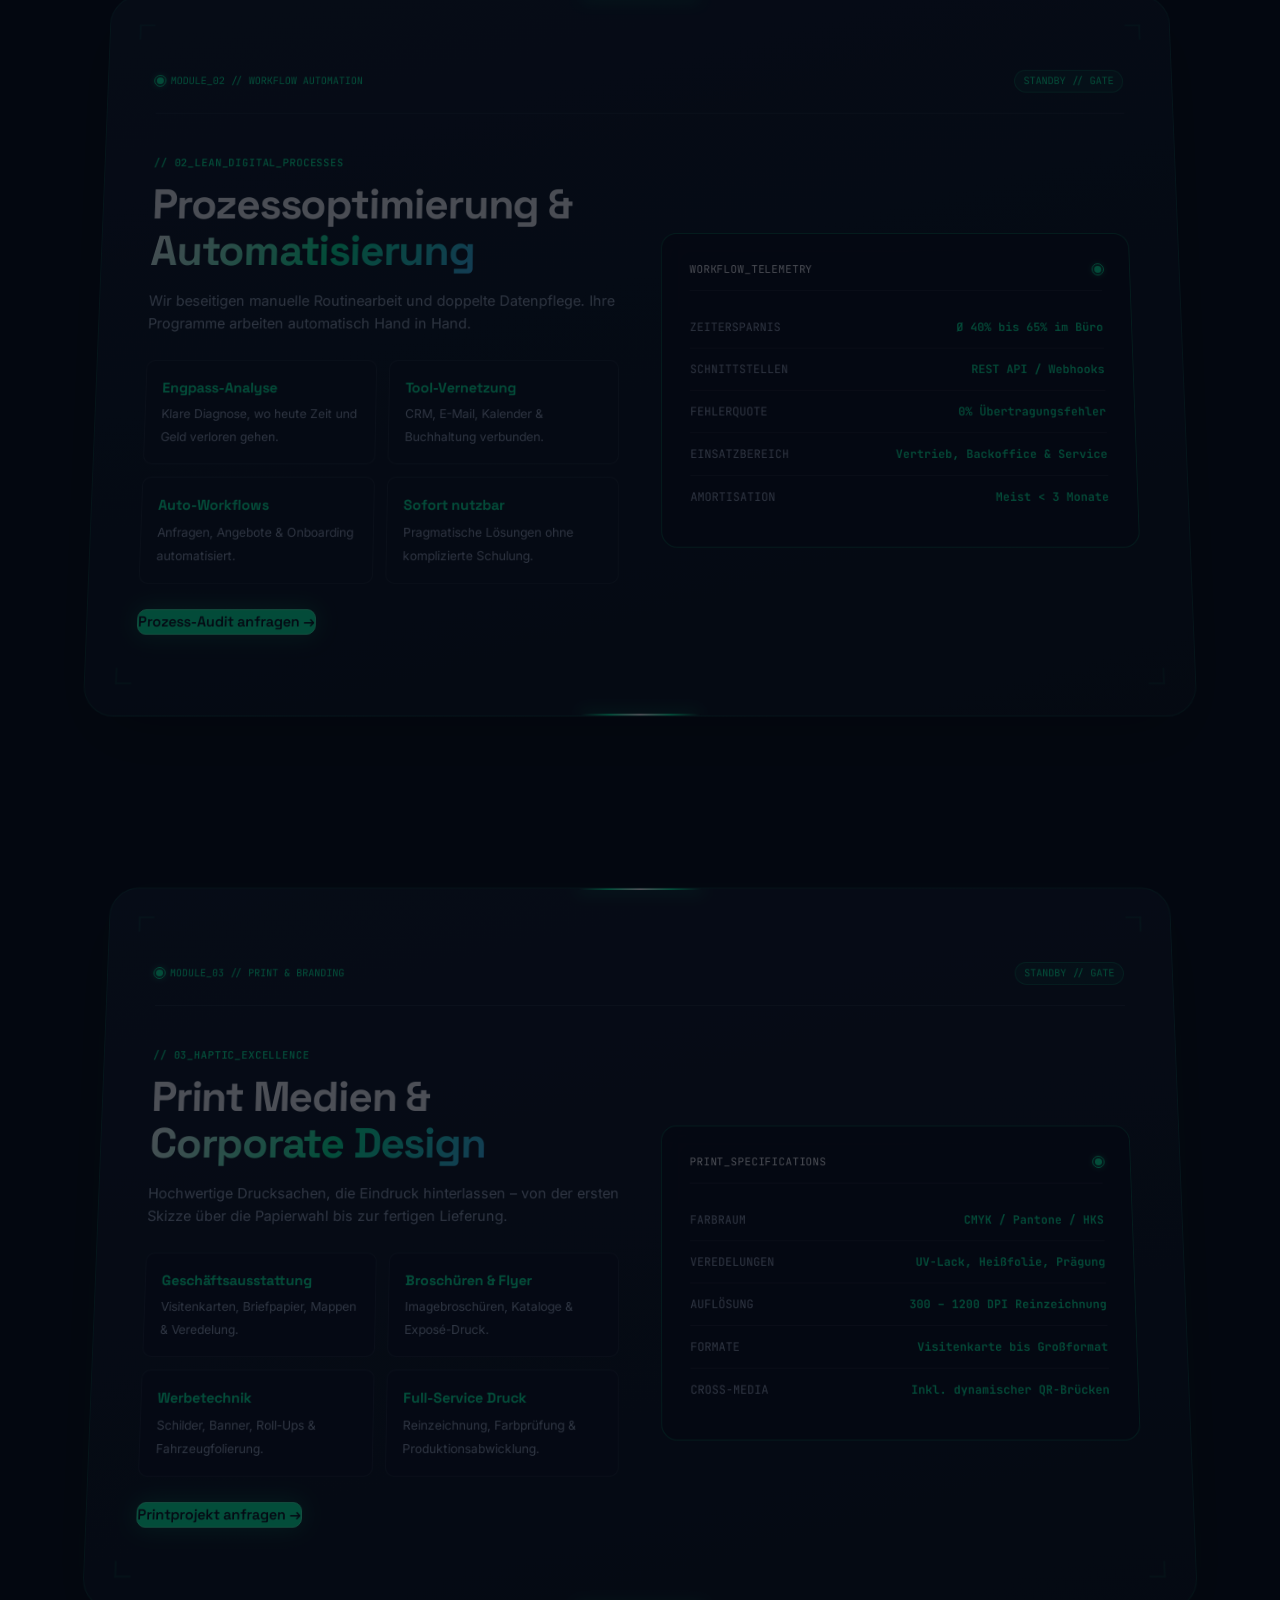
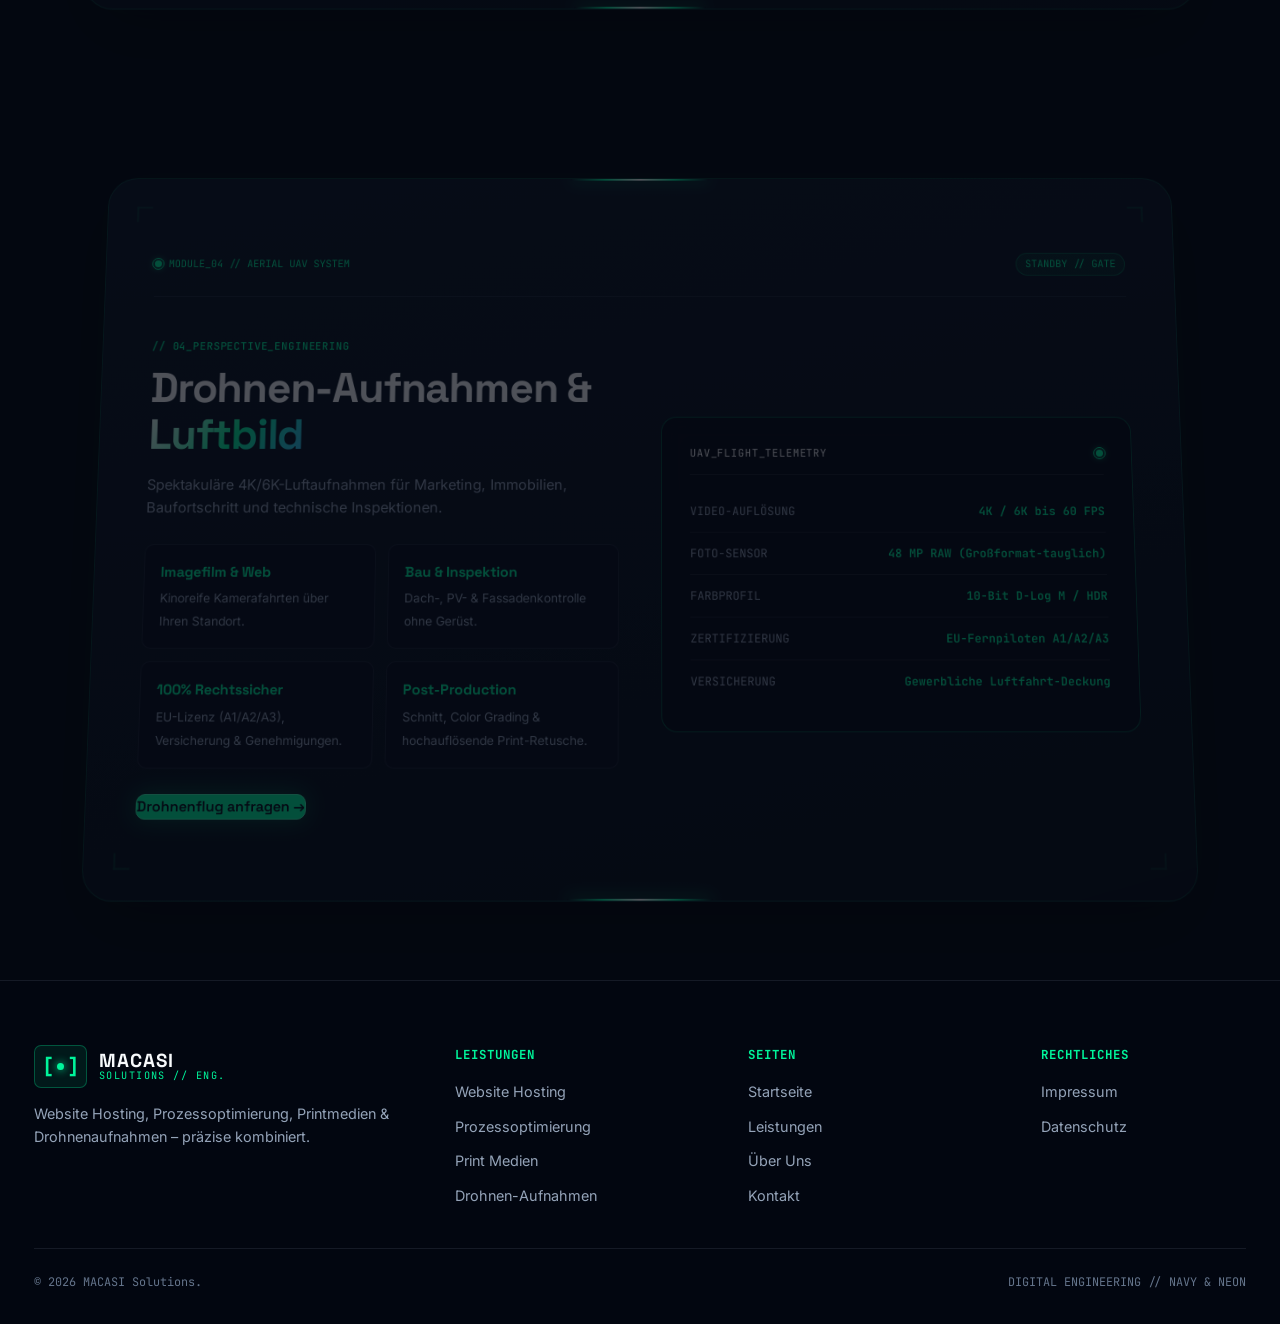
<file: leistungen.html>
<!DOCTYPE html>
<html lang="de">
<head>
    <meta charset="UTF-8">
    <meta name="viewport" content="width=device-width, initial-scale=1.0">
    <title>Leistungen | MACASI Solutions – Hosting, Prozesse, Print & Drohne</title>
    <meta name="description" content="Unsere 4 Leistungsbereiche im Detail: Managed Website Hosting, Prozessoptimierung, Printmedien und 4K/6K Drohnenaufnahmen.">
    <link rel="preconnect" href="https://fonts.googleapis.com">
    <link rel="preconnect" href="https://fonts.gstatic.com" crossorigin>
    <link href="https://fonts.googleapis.com/css2?family=Inter:wght@300;400;500;600;700&family=JetBrains+Mono:wght@400;500;700&family=Space+Grotesk:wght@500;600;700&display=swap" rel="stylesheet">
    <link rel="stylesheet" href="css/style.css">
</head>
<body>
    <div class="bg-engineering-grid" aria-hidden="true"></div>
    <div class="bg-radial-glow glow-top" aria-hidden="true"></div>
    <div class="bg-radial-glow glow-mid" aria-hidden="true"></div>

    <!-- Right-Edge Scroll Velocity Telemetry HUD -->
    <div class="scroll-telemetry-hud" aria-hidden="true">
        <span>VEL</span>
        <div class="hud-velocity-bar">
            <div class="hud-velocity-fill" id="hud-velocity-fill"></div>
        </div>
        <span class="hud-readout-num" id="hud-velocity-val">0 PX/S</span>
    </div>

    <!-- Header Navigation -->
    <header class="site-header" id="site-header">
        <div class="container header-inner">
            <a href="index.html" class="brand-logo">
                <div class="logo-mark"><span>[</span><span class="logo-dot"></span><span>]</span></div>
                <div class="logo-text">
                    <span class="logo-primary">MACASI</span>
                    <span class="logo-sub">SOLUTIONS // ENG.</span>
                </div>
            </a>

            <nav class="main-nav" id="main-nav" aria-label="Hauptnavigation">
                <div class="nav-spotlight" id="nav-spotlight"></div>
                <ul class="nav-list">
                    <li class="nav-item">
                        <a href="index.html" class="nav-link">
                            <span class="nav-idx">01</span><span>Startseite</span><span class="nav-reticle"></span>
                        </a>
                    </li>
                    <li class="nav-item">
                        <a href="leistungen.html" class="nav-link active">
                            <span class="nav-idx">02</span><span>Leistungen</span><span class="nav-reticle"></span>
                        </a>
                    </li>
                    <li class="nav-item">
                        <a href="ueber-uns.html" class="nav-link">
                            <span class="nav-idx">03</span><span>Über Uns</span><span class="nav-reticle"></span>
                        </a>
                    </li>
                    <li class="nav-item">
                        <a href="kontakt.html" class="nav-link">
                            <span class="nav-idx">04</span><span>Kontakt</span><span class="nav-reticle"></span>
                        </a>
                    </li>
                </ul>
            </nav>

            <div class="header-actions">
                <div class="sys-status-badge">
                    <span class="pulse-dot"></span>
                    <span class="mono-label">4 MODULES</span>
                </div>
                <a href="kontakt.html" class="btn btn-neon btn-sm magnetic-btn">Projekt starten →</a>
                <button class="mobile-menu-toggle" id="mobile-menu-toggle" aria-label="Menü öffnen">
                    <span class="hamburger-line line-1"></span>
                    <span class="hamburger-line line-2"></span>
                    <span class="hamburger-line line-3"></span>
                </button>
            </div>
        </div>
    </header>

    <!-- Mobile Drawer -->
    <div class="mobile-drawer" id="mobile-drawer" aria-hidden="true">
        <div class="mobile-drawer-backdrop" id="mobile-drawer-backdrop"></div>
        <div class="mobile-drawer-content">
            <ul class="mobile-nav-list">
                <li><a href="index.html" class="mobile-nav-link"><span>01 // Startseite</span><span>→</span></a></li>
                <li><a href="leistungen.html" class="mobile-nav-link active"><span>02 // Leistungen</span><span>→</span></a></li>
                <li><a href="ueber-uns.html" class="mobile-nav-link"><span>03 // Über Uns</span><span>→</span></a></li>
                <li><a href="kontakt.html" class="mobile-nav-link"><span>04 // Kontakt</span><span>→</span></a></li>
            </ul>
            <a href="kontakt.html" class="btn btn-neon btn-full">Erstgespräch anfragen</a>
        </div>
    </div>

    <main>
        <!-- Subpage Hero -->
        <section class="page-hero">
            <div class="container">
                <div class="page-hero-inner">
                    <div class="eyebrow-badge">
                        <span class="pulse-dot"></span>
                        <span class="mono-text">02 // LEISTUNGSARCHITEKTUR</span>
                    </div>
                    <h1 class="hero-display-title">
                        Unsere <span class="text-gradient-neon">Leistungen</span> im Detail.
                    </h1>
                    <p class="hero-short-lead">
                        Scrollen Sie nach unten – jeder Leistungsbereich öffnet sich als eigenes System-Modul.
                    </p>
                </div>
            </div>
        </section>

        <!-- ==========================================
             MODULE 01 // WEBSITE HOSTING
             ========================================== -->
        <section id="hosting" class="scroll-aperture-stage">
            <div class="aperture-frame">
                <div class="aperture-gate-top"></div>
                <div class="aperture-gate-bottom"></div>
                <span class="aperture-bracket tl"></span><span class="aperture-bracket tr"></span><span class="aperture-bracket bl"></span><span class="aperture-bracket br"></span>

                <div class="aperture-status-bar">
                    <span class="gate-code"><span class="pulse-dot"></span> MODULE_01 // WEB &amp; CLOUD HOSTING</span>
                    <span class="gate-state">STANDBY // GATE</span>
                </div>

                <div class="service-deep-grid">
                    <div>
                        <span class="mono-tag">// 01_MANAGED_INFRASTRUCTURE</span>
                        <h2 class="section-title">Website Hosting &amp; <span class="text-gradient-neon">Web-Engineering</span></h2>
                        <p class="section-lead">
                            Schnelle Ladezeiten, höchste Sicherheit und direkter Ansprechpartner. Wir übernehmen Technik, Umzug, Updates und Backups Ihrer Website.
                        </p>

                        <div class="service-feature-pills">
                            <div class="feature-pill-box">
                                <strong>NVMe High-Speed</strong>
                                <span>Minimalste Ladezeiten für besseres Google-Ranking.</span>
                            </div>
                            <div class="feature-pill-box">
                                <strong>Rundum-Wartung</strong>
                                <span>Tägliche Backups, SSL &amp; Sicherheits-Updates inklusive.</span>
                            </div>
                            <div class="feature-pill-box">
                                <strong>Domain &amp; E-Mail</strong>
                                <span>Business-Postfächer &amp; nahtloser Umzugsservice.</span>
                            </div>
                            <div class="feature-pill-box">
                                <strong>Modernes Webdesign</strong>
                                <span>Responsive für iPhone, iPad &amp; Desktop.</span>
                            </div>
                        </div>

                        <a href="kontakt.html?service=Hosting" class="btn btn-neon magnetic-btn">Hosting &amp; Web anfragen →</a>
                    </div>

                    <div class="spec-console-box spotlight-card">
                        <div class="orb-header">
                            <span class="mono-text">SERVER_SPECIFICATIONS</span>
                            <span class="pulse-dot"></span>
                        </div>
                        <div class="spec-row"><span class="k">RECHENZENTRUM</span><span class="v">Deutschland (ISO 27001)</span></div>
                        <div class="spec-row"><span class="k">STORAGE ENGINE</span><span class="v">100% Enterprise NVMe SSD</span></div>
                        <div class="spec-row"><span class="k">VERFÜGBARKEIT</span><span class="v">99.98% Uptime SLA</span></div>
                        <div class="spec-row"><span class="k">SICHERHEIT</span><span class="v">SSL TLS 1.3 + DDoS WAF</span></div>
                        <div class="spec-row"><span class="k">DATENSCHUTZ</span><span class="v">100% DSGVO-konform</span></div>
                    </div>
                </div>
            </div>
        </section>

        <!-- ==========================================
             MODULE 02 // PROZESSOPTIMIERUNG
             ========================================== -->
        <section id="prozesse" class="scroll-aperture-stage">
            <div class="aperture-frame">
                <div class="aperture-gate-top"></div>
                <div class="aperture-gate-bottom"></div>
                <span class="aperture-bracket tl"></span><span class="aperture-bracket tr"></span><span class="aperture-bracket bl"></span><span class="aperture-bracket br"></span>

                <div class="aperture-status-bar">
                    <span class="gate-code"><span class="pulse-dot"></span> MODULE_02 // WORKFLOW AUTOMATION</span>
                    <span class="gate-state">STANDBY // GATE</span>
                </div>

                <div class="service-deep-grid">
                    <div>
                        <span class="mono-tag">// 02_LEAN_DIGITAL_PROCESSES</span>
                        <h2 class="section-title">Prozessoptimierung &amp; <span class="text-gradient-neon">Automatisierung</span></h2>
                        <p class="section-lead">
                            Wir beseitigen manuelle Routinearbeit und doppelte Datenpflege. Ihre Programme arbeiten automatisch Hand in Hand.
                        </p>

                        <div class="service-feature-pills">
                            <div class="feature-pill-box">
                                <strong>Engpass-Analyse</strong>
                                <span>Klare Diagnose, wo heute Zeit und Geld verloren gehen.</span>
                            </div>
                            <div class="feature-pill-box">
                                <strong>Tool-Vernetzung</strong>
                                <span>CRM, E-Mail, Kalender &amp; Buchhaltung verbunden.</span>
                            </div>
                            <div class="feature-pill-box">
                                <strong>Auto-Workflows</strong>
                                <span>Anfragen, Angebote &amp; Onboarding automatisiert.</span>
                            </div>
                            <div class="feature-pill-box">
                                <strong>Sofort nutzbar</strong>
                                <span>Pragmatische Lösungen ohne komplizierte Schulung.</span>
                            </div>
                        </div>

                        <a href="kontakt.html?service=Prozessoptimierung" class="btn btn-neon magnetic-btn">Prozess-Audit anfragen →</a>
                    </div>

                    <div class="spec-console-box spotlight-card">
                        <div class="orb-header">
                            <span class="mono-text">WORKFLOW_TELEMETRY</span>
                            <span class="pulse-dot"></span>
                        </div>
                        <div class="spec-row"><span class="k">ZEITERSPARNIS</span><span class="v">Ø 40% bis 65% im Büro</span></div>
                        <div class="spec-row"><span class="k">SCHNITTSTELLEN</span><span class="v">REST API / Webhooks</span></div>
                        <div class="spec-row"><span class="k">FEHLERQUOTE</span><span class="v">0% Übertragungsfehler</span></div>
                        <div class="spec-row"><span class="k">EINSATZBEREICH</span><span class="v">Vertrieb, Backoffice &amp; Service</span></div>
                        <div class="spec-row"><span class="k">AMORTISATION</span><span class="v">Meist &lt; 3 Monate</span></div>
                    </div>
                </div>
            </div>
        </section>

        <!-- ==========================================
             MODULE 03 // PRINT MEDIEN
             ========================================== -->
        <section id="print" class="scroll-aperture-stage">
            <div class="aperture-frame">
                <div class="aperture-gate-top"></div>
                <div class="aperture-gate-bottom"></div>
                <span class="aperture-bracket tl"></span><span class="aperture-bracket tr"></span><span class="aperture-bracket bl"></span><span class="aperture-bracket br"></span>

                <div class="aperture-status-bar">
                    <span class="gate-code"><span class="pulse-dot"></span> MODULE_03 // PRINT &amp; BRANDING</span>
                    <span class="gate-state">STANDBY // GATE</span>
                </div>

                <div class="service-deep-grid">
                    <div>
                        <span class="mono-tag">// 03_HAPTIC_EXCELLENCE</span>
                        <h2 class="section-title">Print Medien &amp; <span class="text-gradient-neon">Corporate Design</span></h2>
                        <p class="section-lead">
                            Hochwertige Drucksachen, die Eindruck hinterlassen – von der ersten Skizze über die Papierwahl bis zur fertigen Lieferung.
                        </p>

                        <div class="service-feature-pills">
                            <div class="feature-pill-box">
                                <strong>Geschäftsausstattung</strong>
                                <span>Visitenkarten, Briefpapier, Mappen &amp; Veredelung.</span>
                            </div>
                            <div class="feature-pill-box">
                                <strong>Broschüren &amp; Flyer</strong>
                                <span>Imagebroschüren, Kataloge &amp; Exposé-Druck.</span>
                            </div>
                            <div class="feature-pill-box">
                                <strong>Werbetechnik</strong>
                                <span>Schilder, Banner, Roll-Ups &amp; Fahrzeugfolierung.</span>
                            </div>
                            <div class="feature-pill-box">
                                <strong>Full-Service Druck</strong>
                                <span>Reinzeichnung, Farbprüfung &amp; Produktionsabwicklung.</span>
                            </div>
                        </div>

                        <a href="kontakt.html?service=Print" class="btn btn-neon magnetic-btn">Printprojekt anfragen →</a>
                    </div>

                    <div class="spec-console-box spotlight-card">
                        <div class="orb-header">
                            <span class="mono-text">PRINT_SPECIFICATIONS</span>
                            <span class="pulse-dot"></span>
                        </div>
                        <div class="spec-row"><span class="k">FARBRAUM</span><span class="v">CMYK / Pantone / HKS</span></div>
                        <div class="spec-row"><span class="k">VEREDELUNGEN</span><span class="v">UV-Lack, Heißfolie, Prägung</span></div>
                        <div class="spec-row"><span class="k">AUFLÖSUNG</span><span class="v">300 – 1200 DPI Reinzeichnung</span></div>
                        <div class="spec-row"><span class="k">FORMATE</span><span class="v">Visitenkarte bis Großformat</span></div>
                        <div class="spec-row"><span class="k">CROSS-MEDIA</span><span class="v">Inkl. dynamischer QR-Brücken</span></div>
                    </div>
                </div>
            </div>
        </section>

        <!-- ==========================================
             MODULE 04 // DROHNEN-AUFNAHMEN
             ========================================== -->
        <section id="drohne" class="scroll-aperture-stage">
            <div class="aperture-frame">
                <div class="aperture-gate-top"></div>
                <div class="aperture-gate-bottom"></div>
                <span class="aperture-bracket tl"></span><span class="aperture-bracket tr"></span><span class="aperture-bracket bl"></span><span class="aperture-bracket br"></span>

                <div class="aperture-status-bar">
                    <span class="gate-code"><span class="pulse-dot"></span> MODULE_04 // AERIAL UAV SYSTEM</span>
                    <span class="gate-state">STANDBY // GATE</span>
                </div>

                <div class="service-deep-grid">
                    <div>
                        <span class="mono-tag">// 04_PERSPECTIVE_ENGINEERING</span>
                        <h2 class="section-title">Drohnen-Aufnahmen &amp; <span class="text-gradient-neon">Luftbild</span></h2>
                        <p class="section-lead">
                            Spektakuläre 4K/6K-Luftaufnahmen für Marketing, Immobilien, Baufortschritt und technische Inspektionen.
                        </p>

                        <div class="service-feature-pills">
                            <div class="feature-pill-box">
                                <strong>Imagefilm &amp; Web</strong>
                                <span>Kinoreife Kamerafahrten über Ihren Standort.</span>
                            </div>
                            <div class="feature-pill-box">
                                <strong>Bau &amp; Inspektion</strong>
                                <span>Dach-, PV- &amp; Fassadenkontrolle ohne Gerüst.</span>
                            </div>
                            <div class="feature-pill-box">
                                <strong>100% Rechtssicher</strong>
                                <span>EU-Lizenz (A1/A2/A3), Versicherung &amp; Genehmigungen.</span>
                            </div>
                            <div class="feature-pill-box">
                                <strong>Post-Production</strong>
                                <span>Schnitt, Color Grading &amp; hochauflösende Print-Retusche.</span>
                            </div>
                        </div>

                        <a href="kontakt.html?service=Drohne" class="btn btn-neon magnetic-btn">Drohnenflug anfragen →</a>
                    </div>

                    <div class="spec-console-box spotlight-card">
                        <div class="orb-header">
                            <span class="mono-text">UAV_FLIGHT_TELEMETRY</span>
                            <span class="pulse-dot"></span>
                        </div>
                        <div class="spec-row"><span class="k">VIDEO-AUFLÖSUNG</span><span class="v">4K / 6K bis 60 FPS</span></div>
                        <div class="spec-row"><span class="k">FOTO-SENSOR</span><span class="v">48 MP RAW (Großformat-tauglich)</span></div>
                        <div class="spec-row"><span class="k">FARBPROFIL</span><span class="v">10-Bit D-Log M / HDR</span></div>
                        <div class="spec-row"><span class="k">ZERTIFIZIERUNG</span><span class="v">EU-Fernpiloten A1/A2/A3</span></div>
                        <div class="spec-row"><span class="k">VERSICHERUNG</span><span class="v">Gewerbliche Luftfahrt-Deckung</span></div>
                    </div>
                </div>
            </div>
        </section>
    </main>

    <!-- Footer -->
    <footer class="site-footer">
        <div class="container">
            <div class="footer-top">
                <div>
                    <a href="index.html" class="brand-logo">
                        <div class="logo-mark"><span>[</span><span class="logo-dot"></span><span>]</span></div>
                        <div class="logo-text">
                            <span class="logo-primary">MACASI</span>
                            <span class="logo-sub">SOLUTIONS // ENG.</span>
                        </div>
                    </a>
                    <p class="footer-mission">Website Hosting, Prozessoptimierung, Printmedien &amp; Drohnenaufnahmen – präzise kombiniert.</p>
                </div>
                <div class="footer-nav-col">
                    <h4 class="footer-heading">Leistungen</h4>
                    <ul>
                        <li><a href="leistungen.html#hosting">Website Hosting</a></li>
                        <li><a href="leistungen.html#prozesse">Prozessoptimierung</a></li>
                        <li><a href="leistungen.html#print">Print Medien</a></li>
                        <li><a href="leistungen.html#drohne">Drohnen-Aufnahmen</a></li>
                    </ul>
                </div>
                <div class="footer-nav-col">
                    <h4 class="footer-heading">Seiten</h4>
                    <ul>
                        <li><a href="index.html">Startseite</a></li>
                        <li><a href="leistungen.html">Leistungen</a></li>
                        <li><a href="ueber-uns.html">Über Uns</a></li>
                        <li><a href="kontakt.html">Kontakt</a></li>
                    </ul>
                </div>
                <div class="footer-nav-col">
                    <h4 class="footer-heading">Rechtliches</h4>
                    <ul>
                        <li><button type="button" class="footer-legal-link" data-open-modal="impressum">Impressum</button></li>
                        <li><button type="button" class="footer-legal-link" data-open-modal="datenschutz">Datenschutz</button></li>
                    </ul>
                </div>
            </div>
            <div class="footer-bottom">
                <span>&copy; <span id="current-year">2026</span> MACASI Solutions.</span>
                <span>DIGITAL ENGINEERING // NAVY &amp; NEON</span>
            </div>
        </div>
    </footer>

    <!-- Legal Modal -->
    <div class="legal-modal" id="legal-modal" aria-hidden="true">
        <div class="legal-modal-backdrop" data-close-modal></div>
        <div class="legal-modal-box spotlight-card">
            <div class="legal-modal-header">
                <span class="mono-tag">// RECHTLICHES</span>
                <button class="legal-close-btn" data-close-modal>✕</button>
            </div>
            <div class="legal-modal-content" id="modal-body-impressum">
                <h3>Impressum</h3>
                <p><strong>MACASI Solutions</strong><br>Inhaber: Mario Silva<br>Musterstraße 1, 12345 Musterstadt</p>
                <p>E-Mail: info@macasi-solutions.de<br>Telefon: +49 (0) 151 / 000 00 00</p>
            </div>
            <div class="legal-modal-content hidden" id="modal-body-datenschutz">
                <h3>Datenschutzerklärung</h3>
                <p>Wir verarbeiten personenbezogene Daten ausschließlich zur Bereitstellung dieser Website sowie zur Bearbeitung Ihrer Kontaktanfragen gemäß DSGVO.</p>
            </div>
        </div>
    </div>

    <script src="js/main.js"></script>
</body>
</html>
</file>
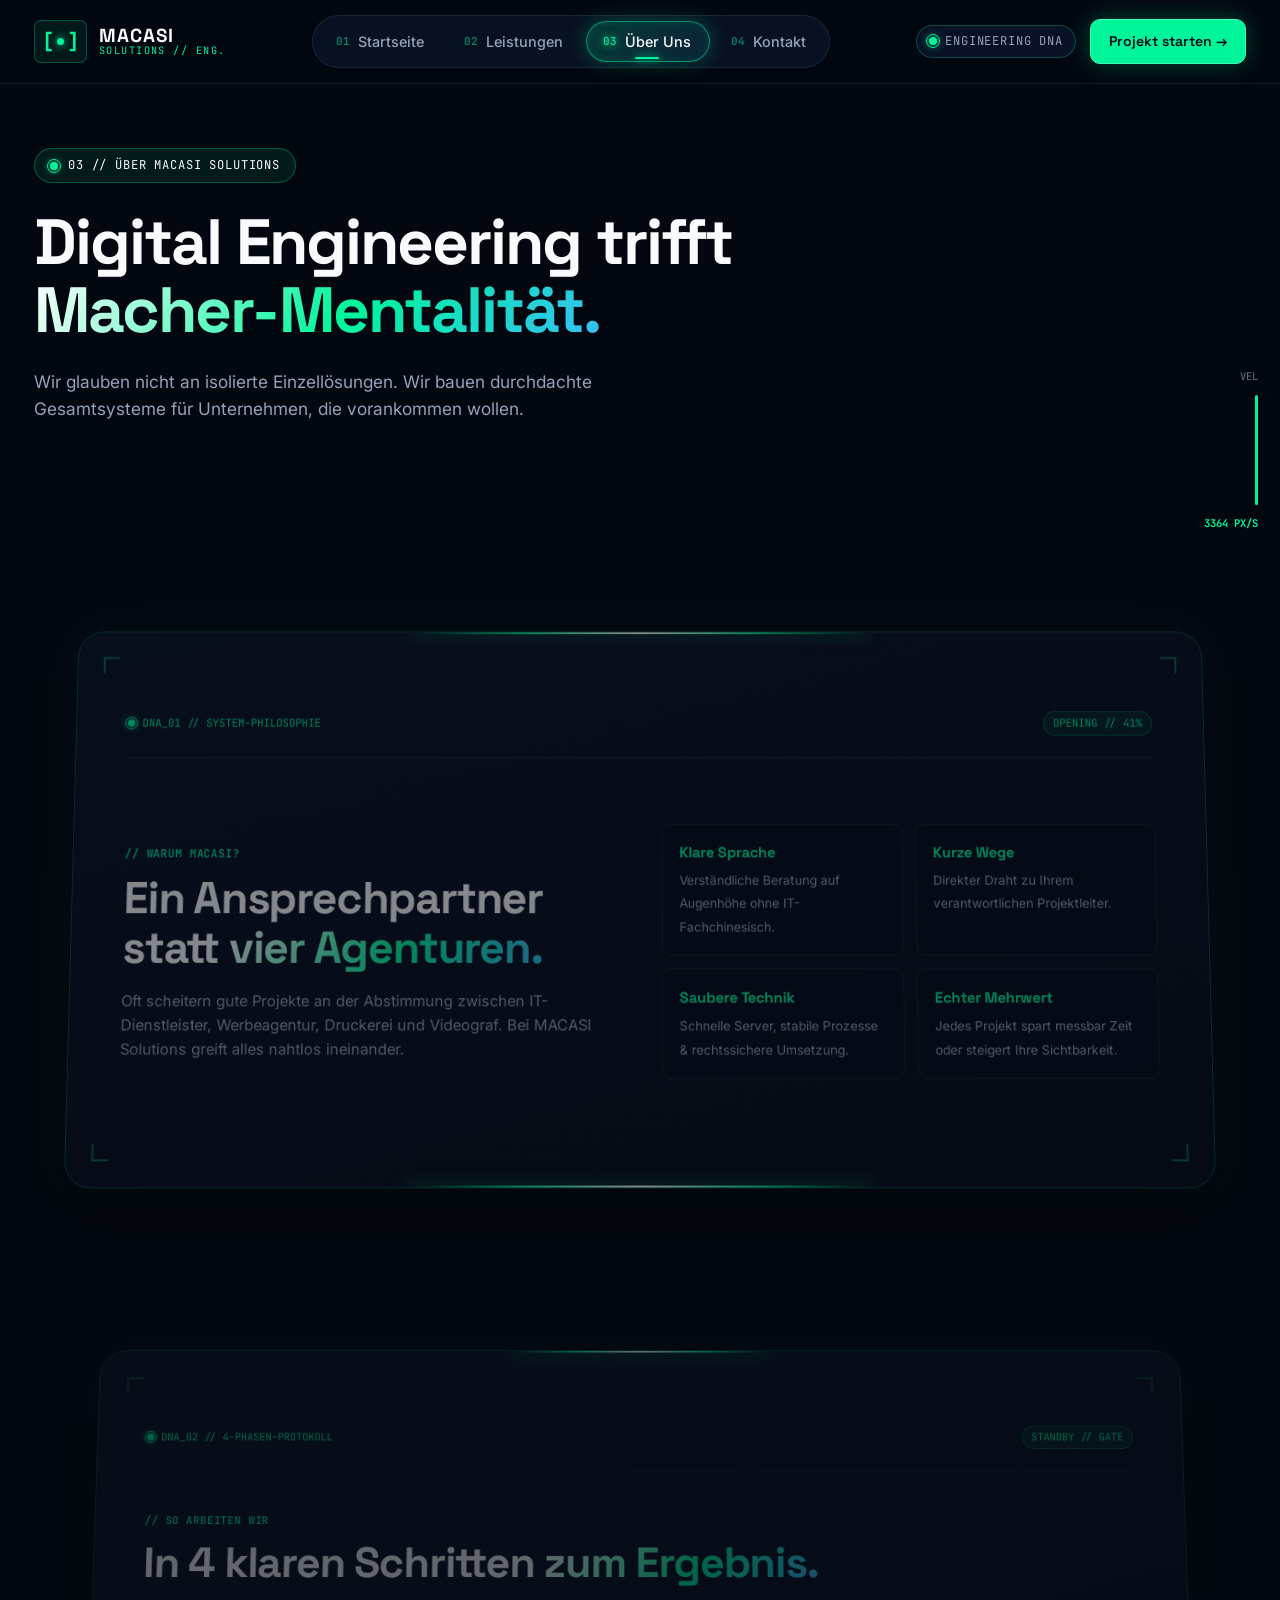
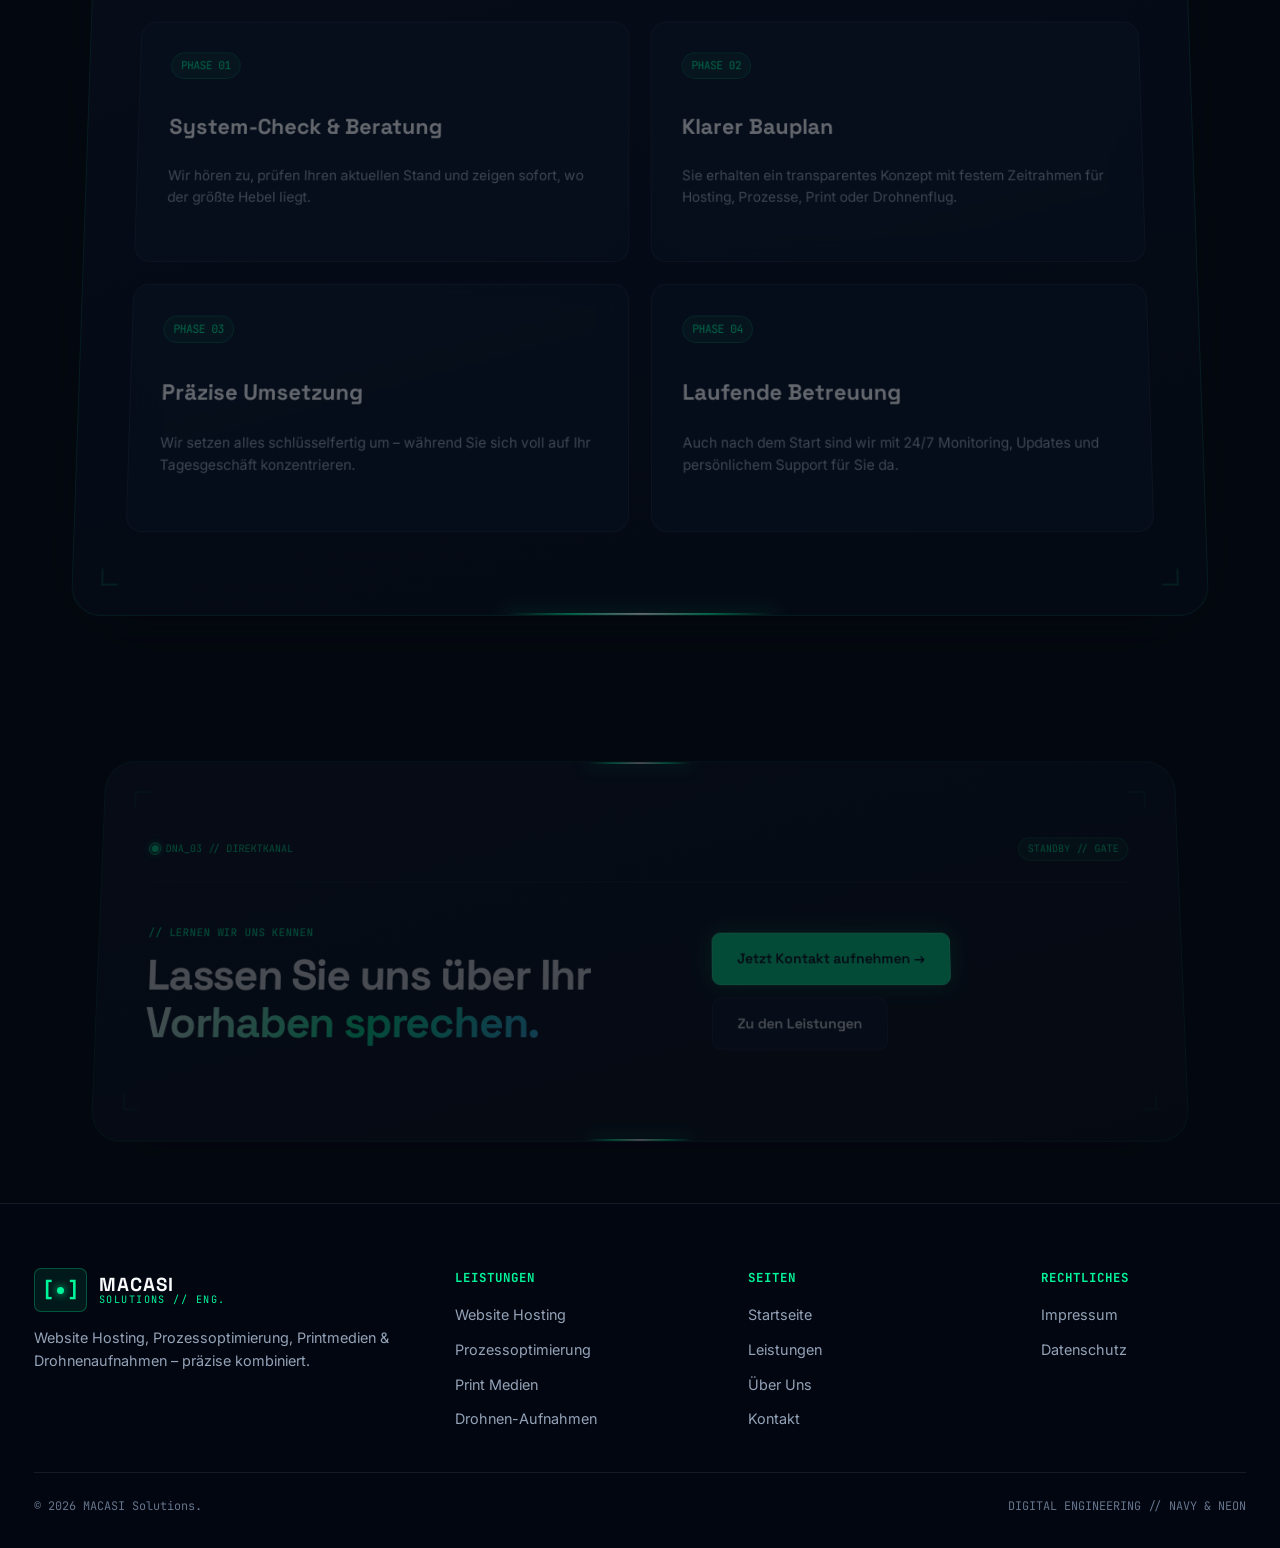
<file: ueber-uns.html>
<!DOCTYPE html>
<html lang="de">
<head>
    <meta charset="UTF-8">
    <meta name="viewport" content="width=device-width, initial-scale=1.0">
    <title>Über Uns | MACASI Solutions – Digital Engineering DNA</title>
    <meta name="description" content="Erfahren Sie, wie MACASI Solutions als Ihr Partner für Website Hosting, Prozessoptimierung, Printmedien und Drohnenaufnahmen arbeitet.">
    <link rel="preconnect" href="https://fonts.googleapis.com">
    <link rel="preconnect" href="https://fonts.gstatic.com" crossorigin>
    <link href="https://fonts.googleapis.com/css2?family=Inter:wght@300;400;500;600;700&family=JetBrains+Mono:wght@400;500;700&family=Space+Grotesk:wght@500;600;700&display=swap" rel="stylesheet">
    <link rel="stylesheet" href="css/style.css">
</head>
<body>
    <div class="bg-engineering-grid" aria-hidden="true"></div>
    <div class="bg-radial-glow glow-top" aria-hidden="true"></div>
    <div class="bg-radial-glow glow-mid" aria-hidden="true"></div>

    <!-- Right-Edge Scroll Velocity Telemetry HUD -->
    <div class="scroll-telemetry-hud" aria-hidden="true">
        <span>VEL</span>
        <div class="hud-velocity-bar">
            <div class="hud-velocity-fill" id="hud-velocity-fill"></div>
        </div>
        <span class="hud-readout-num" id="hud-velocity-val">0 PX/S</span>
    </div>

    <!-- Header Navigation -->
    <header class="site-header" id="site-header">
        <div class="container header-inner">
            <a href="index.html" class="brand-logo">
                <div class="logo-mark"><span>[</span><span class="logo-dot"></span><span>]</span></div>
                <div class="logo-text">
                    <span class="logo-primary">MACASI</span>
                    <span class="logo-sub">SOLUTIONS // ENG.</span>
                </div>
            </a>

            <nav class="main-nav" id="main-nav" aria-label="Hauptnavigation">
                <div class="nav-spotlight" id="nav-spotlight"></div>
                <ul class="nav-list">
                    <li class="nav-item">
                        <a href="index.html" class="nav-link">
                            <span class="nav-idx">01</span><span>Startseite</span><span class="nav-reticle"></span>
                        </a>
                    </li>
                    <li class="nav-item">
                        <a href="leistungen.html" class="nav-link">
                            <span class="nav-idx">02</span><span>Leistungen</span><span class="nav-reticle"></span>
                        </a>
                    </li>
                    <li class="nav-item">
                        <a href="ueber-uns.html" class="nav-link active">
                            <span class="nav-idx">03</span><span>Über Uns</span><span class="nav-reticle"></span>
                        </a>
                    </li>
                    <li class="nav-item">
                        <a href="kontakt.html" class="nav-link">
                            <span class="nav-idx">04</span><span>Kontakt</span><span class="nav-reticle"></span>
                        </a>
                    </li>
                </ul>
            </nav>

            <div class="header-actions">
                <div class="sys-status-badge">
                    <span class="pulse-dot"></span>
                    <span class="mono-label">ENGINEERING DNA</span>
                </div>
                <a href="kontakt.html" class="btn btn-neon btn-sm magnetic-btn">Projekt starten →</a>
                <button class="mobile-menu-toggle" id="mobile-menu-toggle" aria-label="Menü öffnen">
                    <span class="hamburger-line line-1"></span>
                    <span class="hamburger-line line-2"></span>
                    <span class="hamburger-line line-3"></span>
                </button>
            </div>
        </div>
    </header>

    <!-- Mobile Drawer -->
    <div class="mobile-drawer" id="mobile-drawer" aria-hidden="true">
        <div class="mobile-drawer-backdrop" id="mobile-drawer-backdrop"></div>
        <div class="mobile-drawer-content">
            <ul class="mobile-nav-list">
                <li><a href="index.html" class="mobile-nav-link"><span>01 // Startseite</span><span>→</span></a></li>
                <li><a href="leistungen.html" class="mobile-nav-link"><span>02 // Leistungen</span><span>→</span></a></li>
                <li><a href="ueber-uns.html" class="mobile-nav-link active"><span>03 // Über Uns</span><span>→</span></a></li>
                <li><a href="kontakt.html" class="mobile-nav-link"><span>04 // Kontakt</span><span>→</span></a></li>
            </ul>
            <a href="kontakt.html" class="btn btn-neon btn-full">Erstgespräch anfragen</a>
        </div>
    </div>

    <main>
        <!-- Subpage Hero -->
        <section class="page-hero">
            <div class="container">
                <div class="page-hero-inner">
                    <div class="eyebrow-badge">
                        <span class="pulse-dot"></span>
                        <span class="mono-text">03 // ÜBER MACASI SOLUTIONS</span>
                    </div>
                    <h1 class="hero-display-title">
                        Digital Engineering trifft <span class="text-gradient-neon">Macher-Mentalität.</span>
                    </h1>
                    <p class="hero-short-lead">
                        Wir glauben nicht an isolierte Einzellösungen. Wir bauen durchdachte Gesamtsysteme für Unternehmen, die vorankommen wollen.
                    </p>
                </div>
            </div>
        </section>

        <!-- ==========================================
             EXPANDING GATE 01 // UNSERE MISSION & DNA
             ========================================== -->
        <section class="scroll-aperture-stage">
            <div class="aperture-frame">
                <div class="aperture-gate-top"></div>
                <div class="aperture-gate-bottom"></div>
                <span class="aperture-bracket tl"></span><span class="aperture-bracket tr"></span><span class="aperture-bracket bl"></span><span class="aperture-bracket br"></span>

                <div class="aperture-status-bar">
                    <span class="gate-code"><span class="pulse-dot"></span> DNA_01 // SYSTEM-PHILOSOPHIE</span>
                    <span class="gate-state">STANDBY // GATE</span>
                </div>

                <div class="service-deep-grid">
                    <div>
                        <span class="mono-tag">// WARUM MACASI?</span>
                        <h2 class="section-title">Ein Ansprechpartner statt <span class="text-gradient-neon">vier Agenturen.</span></h2>
                        <p class="section-lead">
                            Oft scheitern gute Projekte an der Abstimmung zwischen IT-Dienstleister, Werbeagentur, Druckerei und Videograf. Bei MACASI Solutions greift alles nahtlos ineinander.
                        </p>
                    </div>

                    <div class="service-feature-pills">
                        <div class="feature-pill-box">
                            <strong>Klare Sprache</strong>
                            <span>Verständliche Beratung auf Augenhöhe ohne IT-Fachchinesisch.</span>
                        </div>
                        <div class="feature-pill-box">
                            <strong>Kurze Wege</strong>
                            <span>Direkter Draht zu Ihrem verantwortlichen Projektleiter.</span>
                        </div>
                        <div class="feature-pill-box">
                            <strong>Saubere Technik</strong>
                            <span>Schnelle Server, stabile Prozesse &amp; rechtssichere Umsetzung.</span>
                        </div>
                        <div class="feature-pill-box">
                            <strong>Echter Mehrwert</strong>
                            <span>Jedes Projekt spart messbar Zeit oder steigert Ihre Sichtbarkeit.</span>
                        </div>
                    </div>
                </div>
            </div>
        </section>

        <!-- ==========================================
             EXPANDING GATE 02 // UNSER 4-SCHRITTE-ABLAUF
             ========================================== -->
        <section class="scroll-aperture-stage">
            <div class="aperture-frame">
                <div class="aperture-gate-top"></div>
                <div class="aperture-gate-bottom"></div>
                <span class="aperture-bracket tl"></span><span class="aperture-bracket tr"></span><span class="aperture-bracket bl"></span><span class="aperture-bracket br"></span>

                <div class="aperture-status-bar">
                    <span class="gate-code"><span class="pulse-dot"></span> DNA_02 // 4-PHASEN-PROTOKOLL</span>
                    <span class="gate-state">STANDBY // GATE</span>
                </div>

                <div>
                    <span class="mono-tag">// SO ARBEITEN WIR</span>
                    <h2 class="section-title">In 4 klaren Schritten <span class="text-gradient-neon">zum Ergebnis.</span></h2>
                </div>

                <div class="pillars-clean-grid">
                    <div class="pillar-teaser-card spotlight-card">
                        <div class="pillar-top">
                            <span class="pillar-num">PHASE 01</span>
                        </div>
                        <h3>System-Check &amp; Beratung</h3>
                        <p>Wir hören zu, prüfen Ihren aktuellen Stand und zeigen sofort, wo der größte Hebel liegt.</p>
                    </div>

                    <div class="pillar-teaser-card spotlight-card">
                        <div class="pillar-top">
                            <span class="pillar-num">PHASE 02</span>
                        </div>
                        <h3>Klarer Bauplan</h3>
                        <p>Sie erhalten ein transparentes Konzept mit festem Zeitrahmen für Hosting, Prozesse, Print oder Drohnenflug.</p>
                    </div>

                    <div class="pillar-teaser-card spotlight-card">
                        <div class="pillar-top">
                            <span class="pillar-num">PHASE 03</span>
                        </div>
                        <h3>Präzise Umsetzung</h3>
                        <p>Wir setzen alles schlüsselfertig um – während Sie sich voll auf Ihr Tagesgeschäft konzentrieren.</p>
                    </div>

                    <div class="pillar-teaser-card spotlight-card">
                        <div class="pillar-top">
                            <span class="pillar-num">PHASE 04</span>
                        </div>
                        <h3>Laufende Betreuung</h3>
                        <p>Auch nach dem Start sind wir mit 24/7 Monitoring, Updates und persönlichem Support für Sie da.</p>
                    </div>
                </div>
            </div>
        </section>

        <!-- ==========================================
             EXPANDING GATE 03 // CTA
             ========================================== -->
        <section class="scroll-aperture-stage">
            <div class="aperture-frame">
                <div class="aperture-gate-top"></div>
                <div class="aperture-gate-bottom"></div>
                <span class="aperture-bracket tl"></span><span class="aperture-bracket tr"></span><span class="aperture-bracket bl"></span><span class="aperture-bracket br"></span>

                <div class="aperture-status-bar">
                    <span class="gate-code"><span class="pulse-dot"></span> DNA_03 // DIREKTKANAL</span>
                    <span class="gate-state">STANDBY // GATE</span>
                </div>

                <div class="hero-split">
                    <div>
                        <span class="mono-tag">// LERNEN WIR UNS KENNEN</span>
                        <h2 class="section-title">Lassen Sie uns über Ihr <span class="text-gradient-neon">Vorhaben sprechen.</span></h2>
                    </div>
                    <div class="hero-cta-row">
                        <a href="kontakt.html" class="btn btn-neon btn-lg magnetic-btn">Jetzt Kontakt aufnehmen →</a>
                        <a href="leistungen.html" class="btn btn-glass btn-lg magnetic-btn">Zu den Leistungen</a>
                    </div>
                </div>
            </div>
        </section>
    </main>

    <!-- Footer -->
    <footer class="site-footer">
        <div class="container">
            <div class="footer-top">
                <div>
                    <a href="index.html" class="brand-logo">
                        <div class="logo-mark"><span>[</span><span class="logo-dot"></span><span>]</span></div>
                        <div class="logo-text">
                            <span class="logo-primary">MACASI</span>
                            <span class="logo-sub">SOLUTIONS // ENG.</span>
                        </div>
                    </a>
                    <p class="footer-mission">Website Hosting, Prozessoptimierung, Printmedien &amp; Drohnenaufnahmen – präzise kombiniert.</p>
                </div>
                <div class="footer-nav-col">
                    <h4 class="footer-heading">Leistungen</h4>
                    <ul>
                        <li><a href="leistungen.html#hosting">Website Hosting</a></li>
                        <li><a href="leistungen.html#prozesse">Prozessoptimierung</a></li>
                        <li><a href="leistungen.html#print">Print Medien</a></li>
                        <li><a href="leistungen.html#drohne">Drohnen-Aufnahmen</a></li>
                    </ul>
                </div>
                <div class="footer-nav-col">
                    <h4 class="footer-heading">Seiten</h4>
                    <ul>
                        <li><a href="index.html">Startseite</a></li>
                        <li><a href="leistungen.html">Leistungen</a></li>
                        <li><a href="ueber-uns.html">Über Uns</a></li>
                        <li><a href="kontakt.html">Kontakt</a></li>
                    </ul>
                </div>
                <div class="footer-nav-col">
                    <h4 class="footer-heading">Rechtliches</h4>
                    <ul>
                        <li><button type="button" class="footer-legal-link" data-open-modal="impressum">Impressum</button></li>
                        <li><button type="button" class="footer-legal-link" data-open-modal="datenschutz">Datenschutz</button></li>
                    </ul>
                </div>
            </div>
            <div class="footer-bottom">
                <span>&copy; <span id="current-year">2026</span> MACASI Solutions.</span>
                <span>DIGITAL ENGINEERING // NAVY &amp; NEON</span>
            </div>
        </div>
    </footer>

    <!-- Legal Modal -->
    <div class="legal-modal" id="legal-modal" aria-hidden="true">
        <div class="legal-modal-backdrop" data-close-modal></div>
        <div class="legal-modal-box spotlight-card">
            <div class="legal-modal-header">
                <span class="mono-tag">// RECHTLICHES</span>
                <button class="legal-close-btn" data-close-modal>✕</button>
            </div>
            <div class="legal-modal-content" id="modal-body-impressum">
                <h3>Impressum</h3>
                <p><strong>MACASI Solutions</strong><br>Inhaber: Mario Silva<br>Musterstraße 1, 12345 Musterstadt</p>
                <p>E-Mail: info@macasi-solutions.de<br>Telefon: +49 (0) 151 / 000 00 00</p>
            </div>
            <div class="legal-modal-content hidden" id="modal-body-datenschutz">
                <h3>Datenschutzerklärung</h3>
                <p>Wir verarbeiten personenbezogene Daten ausschließlich zur Bereitstellung dieser Website sowie zur Bearbeitung Ihrer Kontaktanfragen gemäß DSGVO.</p>
            </div>
        </div>
    </div>

    <script src="js/main.js"></script>
</body>
</html>
</file>
<file: css/style.css>
/* ==========================================================================
   MACASI SOLUTIONS // DIGITAL ENGINEERING DESIGN SYSTEM v2.0
   Multi-Page Architecture + Scroll-Driven Aperture Expansion Engine
   Theme: Deep Navy (#050B16) & Electric Neon Green (#00F59B)
   ========================================================================== */

:root {
    --bg-void: #030710;
    --bg-primary: #060D1A;
    --bg-secondary: #0A1528;
    --bg-elevated: rgba(12, 24, 46, 0.72);
    --bg-glass: rgba(9, 19, 38, 0.65);

    --neon: #00F59B;
    --neon-bright: #38FFB3;
    --neon-dim: rgba(0, 245, 155, 0.12);
    --neon-glow: rgba(0, 245, 155, 0.38);
    --cyan-tech: #38BDF8;

    --text-main: #F8FAFC;
    --text-secondary: #94A3B8;
    --text-muted: #64748B;

    --border-subtle: rgba(148, 163, 184, 0.13);
    --border-neon: rgba(0, 245, 155, 0.45);

    --font-display: 'Space Grotesk', -apple-system, BlinkMacSystemFont, sans-serif;
    --font-sans: 'Inter', -apple-system, BlinkMacSystemFont, sans-serif;
    --font-mono: 'JetBrains Mono', monospace;

    --container-max: 1260px;
    --header-height: 84px;
    --radius-sm: 10px;
    --radius-md: 18px;
    --radius-lg: 28px;
    --ease-out-expo: cubic-bezier(0.16, 1, 0.3, 1);

    /* Scroll Velocity CSS Variable (set dynamically by JS) */
    --scroll-velocity: 0;
    --velocity-glow: 0px;
}

/* ==========================================================================
   RESET & BASE
   ========================================================================== */
*, *::before, *::after {
    box-sizing: border-box;
    margin: 0;
    padding: 0;
}

html {
    scroll-behavior: smooth;
    background-color: var(--bg-void);
    color: var(--text-main);
    font-family: var(--font-sans);
    -webkit-text-size-adjust: 100%;
    -webkit-font-smoothing: antialiased;
}

body {
    background-color: var(--bg-void);
    color: var(--text-main);
    line-height: 1.6;
    overflow-x: hidden;
    min-height: 100vh;
}

a {
    color: inherit;
    text-decoration: none;
    transition: color 0.25s ease;
}

ul {
    list-style: none;
}

button, input, textarea, select {
    font-family: inherit;
    color: inherit;
    background: none;
    border: none;
}

button {
    cursor: pointer;
}

/* ==========================================================================
   AMBIENT ENGINEERING GRID & TELEMETRY HUD
   ========================================================================== */
.bg-engineering-grid {
    position: fixed;
    inset: 0;
    z-index: -2;
    pointer-events: none;
    background-image:
        linear-gradient(to right, rgba(0, 245, 155, 0.035) 1px, transparent 1px),
        linear-gradient(to bottom, rgba(0, 245, 155, 0.035) 1px, transparent 1px);
    background-size: 64px 64px;
    mask-image: radial-gradient(ellipse 90% 80% at 50% 30%, #000 35%, transparent 100%);
    -webkit-mask-image: radial-gradient(ellipse 90% 80% at 50% 30%, #000 35%, transparent 100%);
}

.bg-radial-glow {
    position: fixed;
    border-radius: 50%;
    filter: blur(135px);
    pointer-events: none;
    z-index: -1;
}

.glow-top {
    width: 680px;
    height: 460px;
    top: -160px;
    right: -120px;
    background: radial-gradient(circle, rgba(0, 245, 155, 0.14) 0%, rgba(56, 189, 248, 0.05) 60%, transparent 80%);
}

.glow-mid {
    width: 640px;
    height: 640px;
    bottom: -180px;
    left: -200px;
    background: radial-gradient(circle, rgba(14, 116, 144, 0.14) 0%, rgba(0, 245, 155, 0.06) 55%, transparent 80%);
}

/* Fixed Scroll Velocity & Depth Telemetry Rail (Right Edge) */
.scroll-telemetry-hud {
    position: fixed;
    right: 22px;
    top: 50%;
    transform: translateY(-50%);
    z-index: 80;
    display: flex;
    flex-direction: column;
    align-items: flex-end;
    gap: 10px;
    pointer-events: none;
    font-family: var(--font-mono);
    font-size: 0.66rem;
    color: var(--text-muted);
}

.hud-velocity-bar {
    width: 3px;
    height: 110px;
    background: rgba(148, 163, 184, 0.15);
    border-radius: 99px;
    position: relative;
    overflow: hidden;
}

.hud-velocity-fill {
    position: absolute;
    bottom: 0;
    left: 0;
    width: 100%;
    height: 12%;
    background: var(--neon);
    box-shadow: 0 0 12px var(--neon);
    transition: height 0.08s linear;
}

.hud-readout-num {
    color: var(--neon);
    font-weight: 700;
}

/* ==========================================================================
   SCROLL-DRIVEN DIGITAL APERTURE EXPANSION ENGINE
   Sections start compact/gated and digitally expand open as you scroll in,
   reacting to scroll progress and scroll velocity!
   ========================================================================== */
.scroll-aperture-stage {
    position: relative;
    margin: 70px auto;
    padding: 0 20px;
    max-width: 1420px;
    perspective: 1200px;
}

.aperture-frame {
    position: relative;
    background: linear-gradient(165deg, rgba(10, 21, 40, 0.88) 0%, rgba(5, 11, 22, 0.94) 100%);
    border: 1px solid rgba(0, 245, 155, calc(0.12 + var(--aperture-progress, 0) * 0.35));
    border-radius: calc(36px - var(--aperture-progress, 0) * 16px);
    padding: 88px 56px;
    overflow: hidden;

    /* Dynamic scroll-linked scale & clip expansion */
    transform:
        scale(calc(0.86 + var(--aperture-progress, 0) * 0.14))
        translateY(calc((1 - var(--aperture-progress, 0)) * 55px))
        rotateX(calc((1 - var(--aperture-progress, 0)) * 5deg));
    opacity: calc(0.2 + var(--aperture-progress, 0) * 0.8);
    box-shadow:
        0 30px 80px rgba(0, 0, 0, 0.7),
        0 0 calc(var(--aperture-progress, 0) * 45px + var(--velocity-glow, 0px)) rgba(0, 245, 155, calc(var(--aperture-progress, 0) * 0.16));
    will-change: transform, opacity, border-radius;
}

/* Top & Bottom Digital Gate Laser Lines that spread outward on scroll */
.aperture-gate-top,
.aperture-gate-bottom {
    position: absolute;
    left: 50%;
    transform: translateX(-50%);
    height: 2px;
    width: calc(var(--aperture-progress, 0) * 100%);
    background: linear-gradient(90deg, transparent 0%, var(--neon) 25%, #fff 50%, var(--neon) 75%, transparent 100%);
    box-shadow: 0 0 18px var(--neon);
    pointer-events: none;
    z-index: 3;
}

.aperture-gate-top { top: 0; }
.aperture-gate-bottom { bottom: 0; }

/* Corner Brackets that lock in when section opens */
.aperture-bracket {
    position: absolute;
    width: 18px;
    height: 18px;
    pointer-events: none;
    z-index: 3;
    opacity: var(--aperture-progress, 0);
    transition: transform 0.2s ease;
}

.aperture-bracket.tl {
    top: 16px; left: 16px;
    border-top: 2px solid var(--neon);
    border-left: 2px solid var(--neon);
    transform: translate(calc((1 - var(--aperture-progress, 0)) * 20px), calc((1 - var(--aperture-progress, 0)) * 20px));
}
.aperture-bracket.tr {
    top: 16px; right: 16px;
    border-top: 2px solid var(--neon);
    border-right: 2px solid var(--neon);
    transform: translate(calc((1 - var(--aperture-progress, 0)) * -20px), calc((1 - var(--aperture-progress, 0)) * 20px));
}
.aperture-bracket.bl {
    bottom: 16px; left: 16px;
    border-bottom: 2px solid var(--neon);
    border-left: 2px solid var(--neon);
    transform: translate(calc((1 - var(--aperture-progress, 0)) * 20px), calc((1 - var(--aperture-progress, 0)) * -20px));
}
.aperture-bracket.br {
    bottom: 16px; right: 16px;
    border-bottom: 2px solid var(--neon);
    border-right: 2px solid var(--neon);
    transform: translate(calc((1 - var(--aperture-progress, 0)) * -20px), calc((1 - var(--aperture-progress, 0)) * -20px));
}

/* Section Gate Status Bar (Top of every expanding section) */
.aperture-status-bar {
    display: flex;
    justify-content: space-between;
    align-items: center;
    padding-bottom: 24px;
    margin-bottom: 44px;
    border-bottom: 1px solid var(--border-subtle);
    font-family: var(--font-mono);
    font-size: 0.74rem;
    color: var(--text-muted);
}

.aperture-status-bar .gate-code {
    color: var(--neon);
    display: inline-flex;
    align-items: center;
    gap: 8px;
}

.aperture-status-bar .gate-state {
    padding: 3px 10px;
    border-radius: 99px;
    background: rgba(0, 245, 155, 0.08);
    border: 1px solid rgba(0, 245, 155, 0.25);
    color: var(--neon);
}

/* ==========================================================================
   LAYOUT & TYPOGRAPHY
   ========================================================================== */
.container {
    width: 100%;
    max-width: var(--container-max);
    margin: 0 auto;
    padding: 0 24px;
}

.mono-tag, .mono-text, .mono-label {
    font-family: var(--font-mono);
    letter-spacing: 0.07em;
    font-size: 0.76rem;
    text-transform: uppercase;
}

.mono-tag {
    color: var(--neon);
    display: inline-block;
    margin-bottom: 12px;
    font-weight: 500;
}

.text-gradient-neon {
    background: linear-gradient(125deg, #FFFFFF 0%, var(--neon) 55%, var(--cyan-tech) 100%);
    -webkit-background-clip: text;
    -webkit-text-fill-color: transparent;
    background-clip: text;
}

.section-title {
    font-family: var(--font-display);
    font-size: clamp(2.1rem, 3.8vw, 3.3rem);
    line-height: 1.1;
    letter-spacing: -0.025em;
    margin-bottom: 18px;
}

.section-lead {
    color: var(--text-secondary);
    font-size: clamp(1.02rem, 1.25vw, 1.16rem);
    max-width: 620px;
}

.pulse-dot {
    display: inline-block;
    width: 8px;
    height: 8px;
    border-radius: 50%;
    background-color: var(--neon);
    box-shadow: 0 0 10px var(--neon);
    position: relative;
}

.pulse-dot::after {
    content: '';
    position: absolute;
    inset: -3px;
    border-radius: 50%;
    border: 1px solid var(--neon);
    animation: pulseRing 2s infinite ease-out;
}

@keyframes pulseRing {
    0% { transform: scale(0.8); opacity: 0.9; }
    100% { transform: scale(2.2); opacity: 0; }
}

/* ==========================================================================
   HEADER & ADVANCED HOVER NAVIGATION (WITH DROPDOWN SUBMENU)
   ========================================================================== */
.site-header {
    position: fixed;
    top: 0;
    left: 0;
    width: 100%;
    height: var(--header-height);
    z-index: 100;
    background: rgba(3, 7, 16, 0.75);
    backdrop-filter: blur(18px);
    -webkit-backdrop-filter: blur(18px);
    border-bottom: 1px solid var(--border-subtle);
    transition: all 0.3s ease;
}

.site-header.scrolled {
    background: rgba(3, 7, 16, 0.94);
    border-bottom-color: rgba(0, 245, 155, 0.28);
    box-shadow: 0 12px 35px rgba(0, 0, 0, 0.55);
}

.header-inner {
    height: 100%;
    display: flex;
    align-items: center;
    justify-content: space-between;
    gap: 20px;
}

/* Brand Logo */
.brand-logo {
    display: inline-flex;
    align-items: center;
    gap: 12px;
}

.logo-mark {
    display: flex;
    align-items: center;
    gap: 3px;
    font-family: var(--font-mono);
    font-size: 1.3rem;
    font-weight: 700;
    color: var(--neon);
    padding: 4px 7px;
    border-radius: 7px;
    background: rgba(0, 245, 155, 0.08);
    border: 1px solid rgba(0, 245, 155, 0.28);
    transition: transform 0.3s var(--ease-out-expo), box-shadow 0.3s ease;
}

.brand-logo:hover .logo-mark {
    transform: translateY(-1px);
    box-shadow: 0 0 20px rgba(0, 245, 155, 0.35);
}

.logo-dot {
    width: 7px;
    height: 7px;
    border-radius: 50%;
    background: var(--neon);
    box-shadow: 0 0 8px var(--neon);
}

.logo-text {
    display: flex;
    flex-direction: column;
    line-height: 1.05;
}

.logo-primary {
    font-family: var(--font-display);
    font-weight: 700;
    font-size: 1.18rem;
    letter-spacing: 0.05em;
    color: var(--text-main);
}

.logo-sub {
    font-family: var(--font-mono);
    font-size: 0.64rem;
    color: var(--neon);
    letter-spacing: 0.14em;
}

/* Main Navigation Pill */
.main-nav {
    position: relative;
    background: rgba(10, 21, 40, 0.78);
    border: 1px solid var(--border-subtle);
    border-radius: 999px;
    padding: 5px;
    display: flex;
    align-items: center;
}

.nav-spotlight {
    position: absolute;
    top: 5px;
    left: 5px;
    height: calc(100% - 10px);
    width: 0;
    border-radius: 999px;
    background: linear-gradient(135deg, rgba(0, 245, 155, 0.18), rgba(56, 189, 248, 0.1));
    border: 1px solid rgba(0, 245, 155, 0.5);
    box-shadow: 0 0 22px rgba(0, 245, 155, 0.25), inset 0 0 10px rgba(0, 245, 155, 0.12);
    opacity: 0;
    pointer-events: none;
    transition: transform 0.32s var(--ease-out-expo), width 0.32s var(--ease-out-expo), opacity 0.25s ease;
}

.nav-list {
    display: flex;
    align-items: center;
    gap: 4px;
    position: relative;
    z-index: 2;
}

.nav-item {
    position: relative;
}

.nav-link {
    position: relative;
    display: inline-flex;
    align-items: center;
    gap: 8px;
    padding: 9px 18px;
    border-radius: 999px;
    font-size: 0.9rem;
    font-weight: 500;
    color: var(--text-secondary);
    transition: color 0.25s ease;
}

.nav-idx {
    font-family: var(--font-mono);
    font-size: 0.68rem;
    color: var(--neon);
    opacity: 0.55;
    transition: opacity 0.25s ease, text-shadow 0.25s ease;
}

.nav-reticle {
    position: absolute;
    bottom: 3px;
    left: 50%;
    width: 0;
    height: 2px;
    background: var(--neon);
    box-shadow: 0 0 8px var(--neon);
    transform: translateX(-50%);
    transition: width 0.28s var(--ease-out-expo);
    border-radius: 2px;
}

.nav-link:hover,
.nav-link.active {
    color: var(--text-main);
}

.nav-link:hover .nav-idx,
.nav-link.active .nav-idx {
    opacity: 1;
    text-shadow: 0 0 8px var(--neon);
}

.nav-link.active .nav-reticle {
    width: 24px;
}

.nav-link:hover .nav-reticle {
    width: 38px;
}

/* Header Actions */
.header-actions {
    display: flex;
    align-items: center;
    gap: 14px;
}

.sys-status-badge {
    display: inline-flex;
    align-items: center;
    gap: 8px;
    padding: 6px 12px;
    border-radius: 999px;
    background: rgba(10, 21, 40, 0.9);
    border: 1px solid rgba(0, 245, 155, 0.25);
    color: var(--text-secondary);
}

/* ==========================================================================
   BUTTONS & INTERACTIVE CARDS
   ========================================================================== */
.btn {
    display: inline-flex;
    align-items: center;
    justify-content: center;
    gap: 10px;
    font-family: var(--font-display);
    font-weight: 600;
    border-radius: var(--radius-sm);
    transition: all 0.28s var(--ease-out-expo);
    white-space: nowrap;
}

.btn-sm { padding: 10px 18px; font-size: 0.88rem; }
.btn-lg { padding: 16px 28px; font-size: 1rem; }
.btn-full { width: 100%; padding: 16px 24px; }

.btn-neon {
    background: var(--neon);
    color: #030D18;
    box-shadow: 0 0 26px rgba(0, 245, 155, 0.28);
    border: 1px solid var(--neon-bright);
}

.btn-neon:hover {
    background: var(--neon-bright);
    box-shadow: 0 0 38px rgba(0, 245, 155, 0.55);
    transform: translateY(-2px);
}

.btn-glass {
    background: rgba(12, 24, 46, 0.75);
    color: var(--text-main);
    border: 1px solid var(--border-subtle);
    backdrop-filter: blur(10px);
}

.btn-glass:hover {
    border-color: var(--border-neon);
    background: rgba(0, 245, 155, 0.09);
    box-shadow: 0 0 24px rgba(0, 245, 155, 0.16);
    transform: translateY(-2px);
}

/* Spotlight Cards */
.spotlight-card {
    position: relative;
    background: var(--bg-elevated);
    border: 1px solid var(--border-subtle);
    border-radius: var(--radius-md);
    backdrop-filter: blur(14px);
    -webkit-backdrop-filter: blur(14px);
    overflow: hidden;
    transition: border-color 0.35s ease, transform 0.35s var(--ease-out-expo), box-shadow 0.35s ease;
    --mouse-x: 50%;
    --mouse-y: 50%;
}

.spotlight-card::before {
    content: '';
    position: absolute;
    inset: 0;
    background: radial-gradient(
        480px circle at var(--mouse-x) var(--mouse-y),
        rgba(0, 245, 155, 0.13),
        transparent 45%
    );
    opacity: 0;
    transition: opacity 0.35s ease;
    pointer-events: none;
    z-index: 0;
}

.spotlight-card:hover::before {
    opacity: 1;
}

.spotlight-card:hover {
    border-color: rgba(0, 245, 155, 0.45);
    transform: translateY(-4px);
    box-shadow: 0 20px 50px rgba(0, 0, 0, 0.65), 0 0 28px rgba(0, 245, 155, 0.12);
}

.spotlight-card > * {
    position: relative;
    z-index: 1;
}

/* Corner Marks */
.corner-mark {
    position: absolute;
    width: 10px;
    height: 10px;
    opacity: 0.3;
    transition: all 0.3s ease;
    pointer-events: none;
    z-index: 2;
}
.spotlight-card:hover .corner-mark {
    opacity: 1;
    width: 14px;
    height: 14px;
}
.corner-mark.tl { top: 10px; left: 10px; border-top: 2px solid var(--neon); border-left: 2px solid var(--neon); }
.corner-mark.tr { top: 10px; right: 10px; border-top: 2px solid var(--neon); border-right: 2px solid var(--neon); }
.corner-mark.bl { bottom: 10px; left: 10px; border-bottom: 2px solid var(--neon); border-left: 2px solid var(--neon); }
.corner-mark.br { bottom: 10px; right: 10px; border-bottom: 2px solid var(--neon); border-right: 2px solid var(--neon); }

/* ==========================================================================
   HERO SECTIONS (CLEAN, SPACIOUS, FOCUSED)
   ========================================================================== */
.hero-minimal {
    min-height: 92vh;
    padding-top: calc(var(--header-height) + 40px);
    padding-bottom: 60px;
    display: flex;
    align-items: center;
    position: relative;
}

.hero-split {
    display: grid;
    grid-template-columns: 1.1fr 0.9fr;
    gap: 56px;
    align-items: center;
}

.eyebrow-badge {
    display: inline-flex;
    align-items: center;
    gap: 10px;
    padding: 7px 15px;
    border-radius: 999px;
    background: rgba(0, 245, 155, 0.08);
    border: 1px solid rgba(0, 245, 155, 0.3);
    margin-bottom: 26px;
}

.hero-display-title {
    font-family: var(--font-display);
    font-size: clamp(2.6rem, 5vw, 4.4rem);
    font-weight: 700;
    line-height: 1.05;
    letter-spacing: -0.03em;
    margin-bottom: 24px;
}

.hero-short-lead {
    font-size: clamp(1.08rem, 1.35vw, 1.24rem);
    color: var(--text-secondary);
    max-width: 560px;
    margin-bottom: 36px;
}

.hero-short-lead strong {
    color: var(--text-main);
}

.hero-cta-row {
    display: flex;
    flex-wrap: wrap;
    gap: 14px;
}

/* Scroll Cue Indicator */
.scroll-cue {
    margin-top: 52px;
    display: inline-flex;
    align-items: center;
    gap: 12px;
    font-family: var(--font-mono);
    font-size: 0.74rem;
    color: var(--text-muted);
}

.scroll-mouse {
    width: 22px;
    height: 36px;
    border-radius: 99px;
    border: 1.5px solid rgba(0, 245, 155, 0.5);
    position: relative;
}

.scroll-wheel {
    position: absolute;
    top: 6px;
    left: 50%;
    transform: translateX(-50%);
    width: 3px;
    height: 7px;
    border-radius: 99px;
    background: var(--neon);
    animation: wheelDrop 1.8s infinite ease-in-out;
}

@keyframes wheelDrop {
    0% { top: 6px; opacity: 1; }
    100% { top: 20px; opacity: 0; }
}

/* Subpage Compact Hero */
.page-hero {
    padding-top: calc(var(--header-height) + 64px);
    padding-bottom: 44px;
}

.page-hero-inner {
    max-width: 820px;
}

/* ==========================================================================
   CLEAN 4-PILLAR TEASER CARDS (FOR STARTSEITE)
   ========================================================================== */
.pillars-clean-grid {
    display: grid;
    grid-template-columns: repeat(2, 1fr);
    gap: 24px;
    margin-top: 40px;
}

.pillar-teaser-card {
    padding: 34px;
    display: flex;
    flex-direction: column;
    justify-content: space-between;
    min-height: 270px;
}

.pillar-top {
    display: flex;
    justify-content: space-between;
    align-items: center;
    margin-bottom: 22px;
}

.pillar-icon {
    width: 52px;
    height: 52px;
    border-radius: 12px;
    background: rgba(0, 245, 155, 0.1);
    border: 1px solid rgba(0, 245, 155, 0.35);
    color: var(--neon);
    display: flex;
    align-items: center;
    justify-content: center;
}

.pillar-num {
    font-family: var(--font-mono);
    font-size: 0.78rem;
    color: var(--neon);
    padding: 4px 10px;
    border-radius: 99px;
    background: rgba(0, 245, 155, 0.08);
    border: 1px solid rgba(0, 245, 155, 0.25);
}

.pillar-teaser-card h3 {
    font-family: var(--font-display);
    font-size: 1.5rem;
    margin-bottom: 10px;
}

.pillar-teaser-card p {
    color: var(--text-secondary);
    font-size: 0.96rem;
    margin-bottom: 24px;
}

.pillar-tags-row {
    display: flex;
    flex-wrap: wrap;
    gap: 8px;
    margin-top: auto;
    padding-top: 18px;
    border-top: 1px solid var(--border-subtle);
    justify-content: space-between;
    align-items: center;
}

.pillar-link {
    font-family: var(--font-display);
    font-weight: 600;
    font-size: 0.9rem;
    color: var(--neon);
    display: inline-flex;
    align-items: center;
    gap: 6px;
}

/* ==========================================================================
   TELEMETRY VISUAL / CORE CONSOLE (STREAMLINED)
   ========================================================================== */
.core-orb-card {
    padding: 28px;
    background: linear-gradient(160deg, rgba(12, 25, 48, 0.92), rgba(5, 11, 22, 0.96));
    border: 1px solid rgba(0, 245, 155, 0.35);
}

.orb-header {
    display: flex;
    justify-content: space-between;
    align-items: center;
    padding-bottom: 14px;
    margin-bottom: 18px;
    border-bottom: 1px solid var(--border-subtle);
}

.orb-tabs {
    display: grid;
    grid-template-columns: repeat(4, 1fr);
    gap: 6px;
    margin-bottom: 18px;
}

.orb-tab {
    padding: 9px 6px;
    border-radius: 7px;
    background: rgba(5, 11, 22, 0.8);
    border: 1px solid var(--border-subtle);
    font-family: var(--font-mono);
    font-size: 0.7rem;
    color: var(--text-secondary);
    transition: all 0.22s ease;
}

.orb-tab.active {
    background: rgba(0, 245, 155, 0.15);
    border-color: var(--neon);
    color: var(--text-main);
    box-shadow: 0 0 14px rgba(0, 245, 155, 0.22);
}

.orb-display {
    padding: 20px;
    border-radius: var(--radius-sm);
    background: rgba(4, 9, 18, 0.85);
    border: 1px solid var(--border-subtle);
}

.orb-metric-big {
    font-family: var(--font-display);
    font-size: 2.5rem;
    font-weight: 700;
    color: var(--neon);
    line-height: 1.05;
    margin-bottom: 6px;
}

.orb-title {
    font-family: var(--font-display);
    font-size: 1.2rem;
    margin-bottom: 6px;
}

.orb-desc {
    font-size: 0.9rem;
    color: var(--text-secondary);
    margin-bottom: 16px;
}

.orb-mini-specs {
    display: grid;
    grid-template-columns: repeat(3, 1fr);
    gap: 10px;
    padding-top: 14px;
    border-top: 1px solid var(--border-subtle);
    font-family: var(--font-mono);
    font-size: 0.74rem;
}

.orb-mini-specs span {
    display: block;
    color: var(--text-muted);
    font-size: 0.64rem;
}

.orb-mini-specs strong {
    color: var(--text-main);
}

/* ==========================================================================
   DETAILED SERVICE DEEP-DIVE BLOCKS (FOR LEISTUNGEN.HTML)
   ========================================================================== */
.service-deep-grid {
    display: grid;
    grid-template-columns: 1fr 1fr;
    gap: 48px;
    align-items: center;
}

.service-feature-pills {
    display: grid;
    grid-template-columns: repeat(2, 1fr);
    gap: 14px;
    margin: 28px 0;
}

.feature-pill-box {
    padding: 18px;
    border-radius: var(--radius-sm);
    background: rgba(6, 13, 26, 0.78);
    border: 1px solid var(--border-subtle);
}

.feature-pill-box strong {
    display: block;
    font-family: var(--font-display);
    font-size: 1rem;
    color: var(--neon);
    margin-bottom: 4px;
}

.feature-pill-box span {
    font-size: 0.86rem;
    color: var(--text-secondary);
}

.spec-console-box {
    padding: 32px;
    background: rgba(4, 9, 18, 0.88);
    border: 1px solid rgba(0, 245, 155, 0.3);
    border-radius: var(--radius-md);
}

.spec-row {
    display: flex;
    justify-content: space-between;
    align-items: center;
    padding: 13px 0;
    border-bottom: 1px solid var(--border-subtle);
    font-family: var(--font-mono);
    font-size: 0.82rem;
}

.spec-row:last-child {
    border-bottom: none;
}

.spec-row .k { color: var(--text-secondary); }
.spec-row .v { color: var(--neon); font-weight: 600; }

/* ==========================================================================
   COMPACT METRICS & SYNERGY STRIP
   ========================================================================== */
.kpi-grid-3 {
    display: grid;
    grid-template-columns: repeat(3, 1fr);
    gap: 22px;
    margin-top: 36px;
}

.kpi-card {
    padding: 28px;
}

.kpi-val {
    font-family: var(--font-display);
    font-size: 2.6rem;
    font-weight: 700;
    color: var(--neon);
    line-height: 1.05;
    margin-bottom: 8px;
}

.kpi-title {
    font-family: var(--font-display);
    font-size: 1.12rem;
    margin-bottom: 6px;
}

.kpi-text {
    font-size: 0.9rem;
    color: var(--text-secondary);
}

/* ==========================================================================
   CONTACT PAGE FORM & CHANNELS
   ========================================================================== */
.contact-layout {
    display: grid;
    grid-template-columns: 0.88fr 1.12fr;
    gap: 44px;
    align-items: start;
}

.channel-stack {
    display: flex;
    flex-direction: column;
    gap: 14px;
    margin: 24px 0;
}

.channel-box {
    padding: 20px;
    display: flex;
    align-items: center;
    gap: 16px;
}

.channel-icon {
    width: 46px;
    height: 46px;
    border-radius: 10px;
    background: rgba(0, 245, 155, 0.12);
    border: 1px solid rgba(0, 245, 155, 0.35);
    color: var(--neon);
    display: flex;
    align-items: center;
    justify-content: center;
    font-size: 1.2rem;
    flex-shrink: 0;
}

.service-chips-selector {
    display: grid;
    grid-template-columns: repeat(2, 1fr);
    gap: 10px;
    margin: 12px 0 22px;
}

.chip-checkbox input {
    position: absolute;
    opacity: 0;
    pointer-events: none;
}

.chip-box {
    display: flex;
    align-items: center;
    gap: 10px;
    padding: 13px 15px;
    border-radius: var(--radius-sm);
    background: rgba(5, 11, 22, 0.85);
    border: 1px solid var(--border-subtle);
    cursor: pointer;
    transition: all 0.22s ease;
}

.chip-num {
    font-family: var(--font-mono);
    font-size: 0.72rem;
    color: var(--text-muted);
}

.chip-checkbox input:checked + .chip-box {
    background: rgba(0, 245, 155, 0.14);
    border-color: var(--neon);
    box-shadow: 0 0 18px rgba(0, 245, 155, 0.18);
}

.chip-checkbox input:checked + .chip-box .chip-num {
    color: var(--neon);
    font-weight: 700;
}

.form-row-2 {
    display: grid;
    grid-template-columns: repeat(2, 1fr);
    gap: 16px;
}

.form-group {
    margin-bottom: 16px;
}

.form-group label {
    display: block;
    font-size: 0.84rem;
    color: var(--text-secondary);
    margin-bottom: 6px;
}

.form-group input,
.form-group textarea {
    width: 100%;
    padding: 13px 15px;
    border-radius: var(--radius-sm);
    background: rgba(5, 11, 22, 0.85);
    border: 1px solid var(--border-subtle);
    color: var(--text-main);
    font-size: 0.95rem;
    transition: border-color 0.25s ease, box-shadow 0.25s ease;
}

.form-group input:focus,
.form-group textarea:focus {
    outline: none;
    border-color: var(--neon);
    box-shadow: 0 0 0 3px rgba(0, 245, 155, 0.15);
}

.form-feedback {
    margin-top: 16px;
    font-size: 0.9rem;
    border-radius: var(--radius-sm);
}
.form-feedback.success {
    padding: 14px 16px;
    background: rgba(0, 245, 155, 0.14);
    border: 1px solid var(--neon);
}
.form-feedback.error {
    padding: 14px 16px;
    background: rgba(239, 68, 68, 0.15);
    border: 1px solid #EF4444;
    color: #FCA5A5;
}

/* ==========================================================================
   FOOTER & LEGAL MODALS
   ========================================================================== */
.site-footer {
    border-top: 1px solid var(--border-subtle);
    background: rgba(3, 7, 16, 0.96);
    padding: 64px 0 32px;
    margin-top: 80px;
}

.footer-top {
    display: grid;
    grid-template-columns: 1.5fr 1fr 1fr 0.8fr;
    gap: 36px;
    padding-bottom: 40px;
    border-bottom: 1px solid var(--border-subtle);
}

.footer-mission {
    color: var(--text-secondary);
    font-size: 0.9rem;
    margin: 14px 0 18px;
    max-width: 360px;
}

.footer-heading {
    font-family: var(--font-mono);
    font-size: 0.78rem;
    text-transform: uppercase;
    color: var(--neon);
    margin-bottom: 14px;
    letter-spacing: 0.08em;
}

.footer-nav-col ul {
    display: flex;
    flex-direction: column;
    gap: 9px;
}

.footer-nav-col a,
.footer-legal-link {
    font-size: 0.9rem;
    color: var(--text-secondary);
    transition: color 0.2s ease, transform 0.2s ease;
    display: inline-block;
}

.footer-nav-col a:hover,
.footer-legal-link:hover {
    color: var(--neon);
    transform: translateX(3px);
}

.footer-bottom {
    padding-top: 24px;
    display: flex;
    justify-content: space-between;
    align-items: center;
    flex-wrap: wrap;
    gap: 12px;
    font-family: var(--font-mono);
    font-size: 0.74rem;
    color: var(--text-muted);
}

/* Legal Modal */
.legal-modal {
    position: fixed;
    inset: 0;
    z-index: 200;
    display: flex;
    align-items: center;
    justify-content: center;
    padding: 20px;
    opacity: 0;
    pointer-events: none;
    transition: opacity 0.28s ease;
}
.legal-modal.active {
    opacity: 1;
    pointer-events: auto;
}
.legal-modal-backdrop {
    position: absolute;
    inset: 0;
    background: rgba(3, 7, 15, 0.84);
    backdrop-filter: blur(8px);
}
.legal-modal-box {
    position: relative;
    z-index: 2;
    width: 100%;
    max-width: 660px;
    max-height: 82vh;
    overflow-y: auto;
    padding: 32px;
    background: var(--bg-secondary);
    border: 1px solid var(--border-neon);
}
.legal-modal-header {
    display: flex;
    justify-content: space-between;
    align-items: center;
    padding-bottom: 14px;
    margin-bottom: 18px;
    border-bottom: 1px solid var(--border-subtle);
}
.legal-close-btn {
    width: 34px;
    height: 34px;
    border-radius: 8px;
    background: rgba(255, 255, 255, 0.08);
}
.legal-modal-content h3 {
    font-family: var(--font-display);
    font-size: 1.4rem;
    margin-bottom: 12px;
}
.legal-modal-content p {
    color: var(--text-secondary);
    font-size: 0.9rem;
    margin-bottom: 12px;
}
.hidden { display: none !important; }

/* ==========================================================================
   MOBILE DRAWER & RESPONSIVE (IPAD / TABLET & IPHONE)
   ========================================================================== */
.mobile-menu-toggle {
    display: none;
    width: 44px;
    height: 44px;
    border-radius: 10px;
    background: rgba(12, 24, 46, 0.9);
    border: 1px solid rgba(0, 245, 155, 0.35);
    flex-direction: column;
    align-items: center;
    justify-content: center;
    gap: 5px;
}

.hamburger-line {
    width: 20px;
    height: 2px;
    background: var(--neon);
    border-radius: 2px;
    transition: transform 0.3s ease, opacity 0.3s ease;
}
.mobile-menu-toggle.active .line-1 { transform: translateY(7px) rotate(45deg); }
.mobile-menu-toggle.active .line-2 { opacity: 0; }
.mobile-menu-toggle.active .line-3 { transform: translateY(-7px) rotate(-45deg); }

.mobile-drawer {
    position: fixed;
    inset: 0;
    z-index: 95;
    pointer-events: none;
    opacity: 0;
    transition: opacity 0.3s ease;
}
.mobile-drawer.open {
    pointer-events: auto;
    opacity: 1;
}
.mobile-drawer-backdrop {
    position: absolute;
    inset: 0;
    background: rgba(3, 8, 18, 0.82);
    backdrop-filter: blur(10px);
}
.mobile-drawer-content {
    position: absolute;
    top: var(--header-height);
    right: 0;
    width: min(100%, 400px);
    height: calc(100dvh - var(--header-height));
    background: linear-gradient(180deg, #091428 0%, #040914 100%);
    border-left: 1px solid rgba(0, 245, 155, 0.3);
    padding: 24px 20px 32px;
    display: flex;
    flex-direction: column;
    justify-content: space-between;
    overflow-y: auto;
    transform: translateX(100%);
    transition: transform 0.35s var(--ease-out-expo);
}
.mobile-drawer.open .mobile-drawer-content {
    transform: translateX(0);
}
.mobile-nav-list {
    display: flex;
    flex-direction: column;
    gap: 10px;
}
.mobile-nav-link {
    display: flex;
    align-items: center;
    justify-content: space-between;
    padding: 15px 18px;
    border-radius: var(--radius-sm);
    background: rgba(12, 24, 46, 0.7);
    border: 1px solid var(--border-subtle);
    font-family: var(--font-display);
    font-weight: 600;
}
.mobile-nav-link.active,
.mobile-nav-link:hover {
    border-color: var(--neon);
    background: rgba(0, 245, 155, 0.12);
}

@media (max-width: 1100px) {
    .main-nav,
    .header-actions .sys-status-badge,
    .scroll-telemetry-hud {
        display: none;
    }
    .mobile-menu-toggle {
        display: inline-flex;
    }
    .hero-split,
    .service-deep-grid,
    .contact-layout {
        grid-template-columns: 1fr;
    }
    .aperture-frame {
        padding: 56px 32px;
    }
    .footer-top {
        grid-template-columns: repeat(2, 1fr);
    }
}

@media (max-width: 820px) {
    .pillars-clean-grid,
    .kpi-grid-3,
    .service-feature-pills {
        grid-template-columns: 1fr;
    }
    .scroll-aperture-stage {
        margin: 44px auto;
        padding: 0 12px;
    }
    .aperture-frame {
        padding: 40px 22px;
    }
}

@media (max-width: 560px) {
    :root { --header-height: 72px; }
    .header-actions .btn-sm { display: none; }
    .orb-tabs { grid-template-columns: repeat(2, 1fr); }
    .orb-mini-specs,
    .service-chips-selector,
    .form-row-2,
    .footer-top {
        grid-template-columns: 1fr;
    }
    .hero-cta-row .btn {
        width: 100%;
    }
}
</file>
